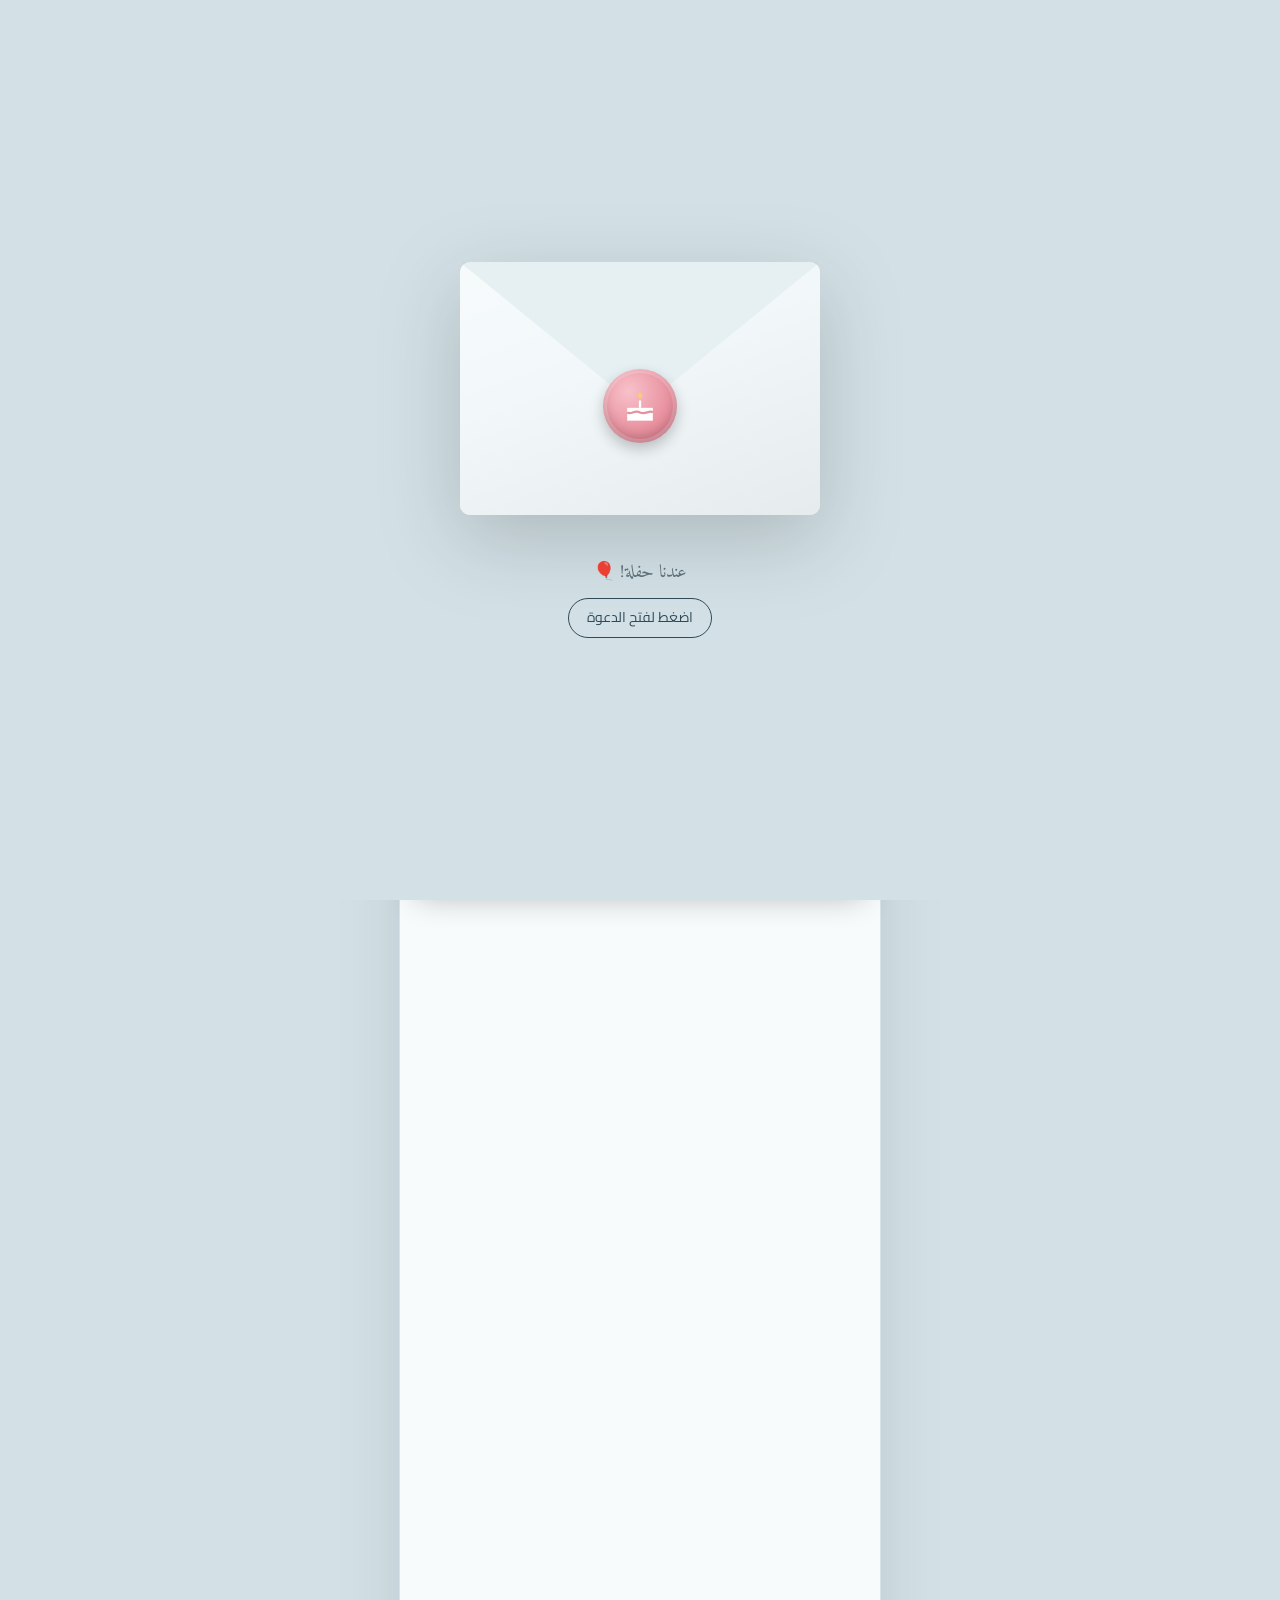
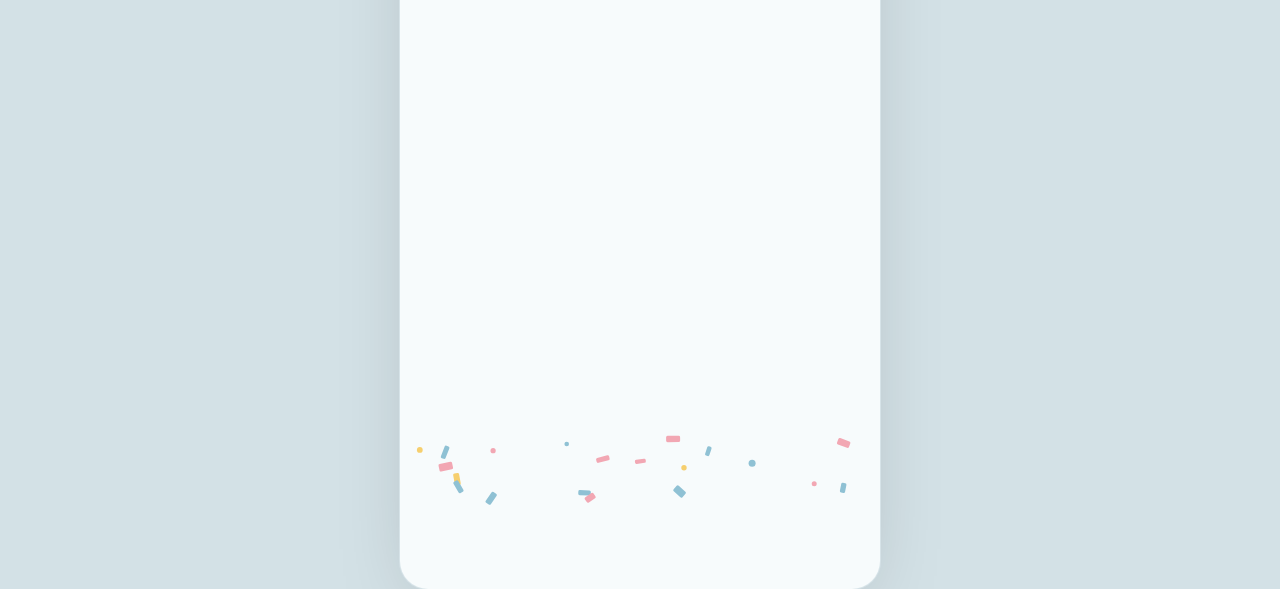
<file: designs/bday/index.html>
<!doctype html>
<html lang="ar" dir="rtl">
<head>
<meta charset="utf-8">
<meta name="viewport" content="width=device-width, initial-scale=1, viewport-fit=cover">
<title>دعوة عيد ميلاد — عيد ميلاد سعيد</title>
<meta name="description" content="دعوة إلكترونية من تفصيلة">
<meta name="theme-color" content="#dde7eb">
<link rel="icon" href="../../favicon.ico">
<link rel="preconnect" href="https://fonts.googleapis.com">
<link rel="preconnect" href="https://fonts.gstatic.com" crossorigin>
<link rel="stylesheet" href="https://fonts.googleapis.com/css2?family=Amiri:wght@400;700&family=Reem+Kufi:wght@500;700&family=Cairo:wght@400;600;700&display=swap">
<link rel="stylesheet" href="../assets/invite.css">
<style>
:root{--bg:#d3e1e6;--paper:#f7fbfc;--ink:#26363f;--mut:#5f747e;--acc:#e8909e;--acc2:#2f4b5a;--line:#d6e3e8;--tile:#eef5f7;
--seal:radial-gradient(circle at 35% 30%,#f8c1ca,#e8909e 60%,#cf6f80);--env:#f2f8fa;--env-flap:#e6f0f3;--env-side:rgba(47,75,90,.07);
--display:"Reem Kufi","Cairo",sans-serif;--names:clamp(56px,18vw,84px);--on-acc:#fff}
.hero{padding-top:150px}
.badge{background:#f6cf6e;color:#2f4b5a;box-shadow:0 0 0 6px #fff,0 0 0 8px #f6cf6e}
.names{color:#2f4b5a}
.bl{animation:fl 5s ease-in-out infinite;transform-box:fill-box}
@keyframes fl{50%{translate:0 -8px}}
</style>
</head>
<body>
<!-- ===== Edit this block for each customer (set demo:false) ===== -->
<script src="invite-data.js"></script>
<!-- ===== Design artwork ===== -->
<template id="t-top"><svg viewBox="0 0 480 200" aria-hidden="true"><rect x="85.9" y="99.0" width="7.2" height="13.0" rx="1.5" fill="#8fc1d4" transform="rotate(86.2 85.9 99.0)"/><rect x="245.7" y="74.7" width="7.7" height="11.1" rx="1.5" fill="#f6cf6e" transform="rotate(141.9 245.7 74.7)"/><rect x="76.7" y="107.2" width="8.0" height="12.9" rx="1.5" fill="#f6cf6e" transform="rotate(124.9 76.7 107.2)"/><circle cx="197.1" cy="66.3" r="3.0" fill="#8fc1d4"/><circle cx="441.4" cy="11.1" r="2.7" fill="#f2a7b3"/><circle cx="263.9" cy="53.3" r="2.8" fill="#2f4b5a"/><circle cx="387.3" cy="17.9" r="3.4" fill="#f6cf6e"/><rect x="357.2" y="108.7" width="7.3" height="10.0" rx="1.5" fill="#f2a7b3" transform="rotate(22.0 357.2 108.7)"/><circle cx="434.7" cy="125.2" r="2.8" fill="#2f4b5a"/><rect x="156.3" y="71.9" width="6.9" height="14.0" rx="1.5" fill="#8fc1d4" transform="rotate(4.8 156.3 71.9)"/><rect x="238.2" y="72.9" width="7.9" height="9.6" rx="1.5" fill="#f6cf6e" transform="rotate(102.9 238.2 72.9)"/><rect x="318.1" y="90.7" width="5.2" height="9.5" rx="1.5" fill="#8fc1d4" transform="rotate(62.4 318.1 90.7)"/><circle cx="40.2" cy="115.4" r="3.1" fill="#2f4b5a"/><rect x="423.4" y="134.5" width="7.0" height="9.1" rx="1.5" fill="#2f4b5a" transform="rotate(165.2 423.4 134.5)"/><rect x="169.4" y="74.8" width="6.2" height="11.2" rx="1.5" fill="#f6cf6e" transform="rotate(168.5 169.4 74.8)"/><rect x="197.4" y="105.9" width="5.0" height="10.4" rx="1.5" fill="#f2a7b3" transform="rotate(150.7 197.4 105.9)"/><circle cx="203.0" cy="30.5" r="2.2" fill="#f2a7b3"/><circle cx="79.6" cy="104.2" r="2.8" fill="#f2a7b3"/><rect x="345.2" y="11.7" width="4.6" height="10.8" rx="1.5" fill="#f6cf6e" transform="rotate(161.9 345.2 11.7)"/><rect x="365.5" y="71.9" width="5.1" height="12.8" rx="1.5" fill="#2f4b5a" transform="rotate(55.4 365.5 71.9)"/><rect x="14.7" y="98.5" width="5.0" height="13.8" rx="1.5" fill="#f2a7b3" transform="rotate(47.6 14.7 98.5)"/><rect x="203.7" y="98.2" width="4.4" height="9.1" rx="1.5" fill="#f6cf6e" transform="rotate(24.0 203.7 98.2)"/><rect x="215.6" y="26.6" width="6.2" height="10.6" rx="1.5" fill="#f2a7b3" transform="rotate(118.0 215.6 26.6)"/><circle cx="237.2" cy="37.0" r="2.3" fill="#f6cf6e"/><rect x="352.3" y="107.9" width="5.9" height="9.3" rx="1.5" fill="#f2a7b3" transform="rotate(142.3 352.3 107.9)"/><circle cx="361.4" cy="31.1" r="2.5" fill="#f6cf6e"/><g class="bl" style="animation-delay:0s" transform="translate(64 64) scale(1)"><path d="M0 46c-6 20 8 30 0 52" fill="none" stroke="#8aa3ae" stroke-width="1.2"/><ellipse cx="0" cy="0" rx="26" ry="32" fill="#f2a7b3"/><path d="M-4 31h8l-4 8z" fill="#f2a7b3"/><ellipse cx="-9" cy="-12" rx="6" ry="10" fill="#fff" opacity=".35" transform="rotate(-20 -9 -12)"/></g><g class="bl" style="animation-delay:0.8s" transform="translate(112 44) scale(0.9)"><path d="M0 46c-6 20 8 30 0 52" fill="none" stroke="#8aa3ae" stroke-width="1.2"/><ellipse cx="0" cy="0" rx="26" ry="32" fill="#f6cf6e"/><path d="M-4 31h8l-4 8z" fill="#f6cf6e"/><ellipse cx="-9" cy="-12" rx="6" ry="10" fill="#fff" opacity=".35" transform="rotate(-20 -9 -12)"/></g><g class="bl" style="animation-delay:1.6s" transform="translate(150 82) scale(0.8)"><path d="M0 46c-6 20 8 30 0 52" fill="none" stroke="#8aa3ae" stroke-width="1.2"/><ellipse cx="0" cy="0" rx="26" ry="32" fill="#8fc1d4"/><path d="M-4 31h8l-4 8z" fill="#8fc1d4"/><ellipse cx="-9" cy="-12" rx="6" ry="10" fill="#fff" opacity=".35" transform="rotate(-20 -9 -12)"/></g><g class="bl" style="animation-delay:0.4s" transform="translate(416 64) scale(1)"><path d="M0 46c-6 20 8 30 0 52" fill="none" stroke="#8aa3ae" stroke-width="1.2"/><ellipse cx="0" cy="0" rx="26" ry="32" fill="#8fc1d4"/><path d="M-4 31h8l-4 8z" fill="#8fc1d4"/><ellipse cx="-9" cy="-12" rx="6" ry="10" fill="#fff" opacity=".35" transform="rotate(-20 -9 -12)"/></g><g class="bl" style="animation-delay:1.2s" transform="translate(368 44) scale(0.9)"><path d="M0 46c-6 20 8 30 0 52" fill="none" stroke="#8aa3ae" stroke-width="1.2"/><ellipse cx="0" cy="0" rx="26" ry="32" fill="#f2a7b3"/><path d="M-4 31h8l-4 8z" fill="#f2a7b3"/><ellipse cx="-9" cy="-12" rx="6" ry="10" fill="#fff" opacity=".35" transform="rotate(-20 -9 -12)"/></g><g class="bl" style="animation-delay:2s" transform="translate(330 84) scale(0.8)"><path d="M0 46c-6 20 8 30 0 52" fill="none" stroke="#8aa3ae" stroke-width="1.2"/><ellipse cx="0" cy="0" rx="26" ry="32" fill="#f6cf6e"/><path d="M-4 31h8l-4 8z" fill="#f6cf6e"/><ellipse cx="-9" cy="-12" rx="6" ry="10" fill="#fff" opacity=".35" transform="rotate(-20 -9 -12)"/></g></svg></template>
<template id="t-bottom"><svg viewBox="0 0 480 80" aria-hidden="true"><rect x="450.8" y="17.0" width="6.8" height="12.7" rx="1.5" fill="#f2a7b3" transform="rotate(110.4 450.8 17.0)"/><circle cx="414.2" cy="58.7" r="2.5" fill="#f2a7b3"/><rect x="286.5" y="67.7" width="7.5" height="11.9" rx="1.5" fill="#8fc1d4" transform="rotate(132.0 286.5 67.7)"/><circle cx="19.8" cy="24.9" r="2.9" fill="#f6cf6e"/><rect x="441.5" y="57.5" width="5.3" height="9.9" rx="1.5" fill="#8fc1d4" transform="rotate(11.0 441.5 57.5)"/><rect x="190.9" y="65.6" width="5.1" height="12.5" rx="1.5" fill="#8fc1d4" transform="rotate(92.8 190.9 65.6)"/><rect x="208.7" y="29.9" width="5.1" height="13.4" rx="1.5" fill="#f2a7b3" transform="rotate(75.5 208.7 29.9)"/><rect x="192.7" y="67.2" width="6.3" height="10.5" rx="1.5" fill="#f2a7b3" transform="rotate(55.3 192.7 67.2)"/><circle cx="284.0" cy="42.8" r="2.7" fill="#f6cf6e"/><rect x="51.7" y="36.4" width="7.7" height="13.8" rx="1.5" fill="#f2a7b3" transform="rotate(77.7 51.7 36.4)"/><rect x="245.5" y="33.6" width="4.1" height="10.9" rx="1.5" fill="#f2a7b3" transform="rotate(82.6 245.5 33.6)"/><rect x="92.3" y="66.2" width="6.1" height="13.0" rx="1.5" fill="#8fc1d4" transform="rotate(34.4 92.3 66.2)"/><rect x="307.7" y="20.9" width="4.5" height="9.7" rx="1.5" fill="#8fc1d4" transform="rotate(18.2 307.7 20.9)"/><rect x="280.1" y="10.8" width="6.3" height="14.0" rx="1.5" fill="#f2a7b3" transform="rotate(89.7 280.1 10.8)"/><circle cx="352.1" cy="38.3" r="3.5" fill="#8fc1d4"/><rect x="61.0" y="59.7" width="6.0" height="12.2" rx="1.5" fill="#f6cf6e" transform="rotate(169.7 61.0 59.7)"/><circle cx="166.7" cy="19.0" r="2.3" fill="#8fc1d4"/><rect x="45.2" y="20.2" width="5.0" height="13.3" rx="1.5" fill="#8fc1d4" transform="rotate(21.3 45.2 20.2)"/><circle cx="93.1" cy="25.7" r="2.6" fill="#f2a7b3"/><rect x="64.1" y="66.1" width="5.5" height="13.2" rx="1.5" fill="#8fc1d4" transform="rotate(150.1 64.1 66.1)"/></svg></template>
<template id="t-seal"><svg viewBox="0 0 48 48"><path d="M10 40h28V26H10z" fill="#fff"/><path d="M10 31c4 3 8-3 14 0s10-3 14 0" fill="none" stroke="#e8909e" stroke-width="2.5"/><path d="M24 26v-8" stroke="#fff" stroke-width="2.5"/><path d="M24 9c3 3 3 6 0 7-3-1-3-4 0-7z" fill="#f6cf6e"/></svg></template>
<template id="t-div"><svg viewBox="0 0 24 24"><ellipse cx="12" cy="10" rx="6" ry="7.5" fill="#f2a7b3"/><path d="M12 18c-1 2 1 3 0 5" stroke="#8aa3ae" fill="none"/></svg></template>
<script src="../assets/invite.js"></script>
</body>
</html>
</file>
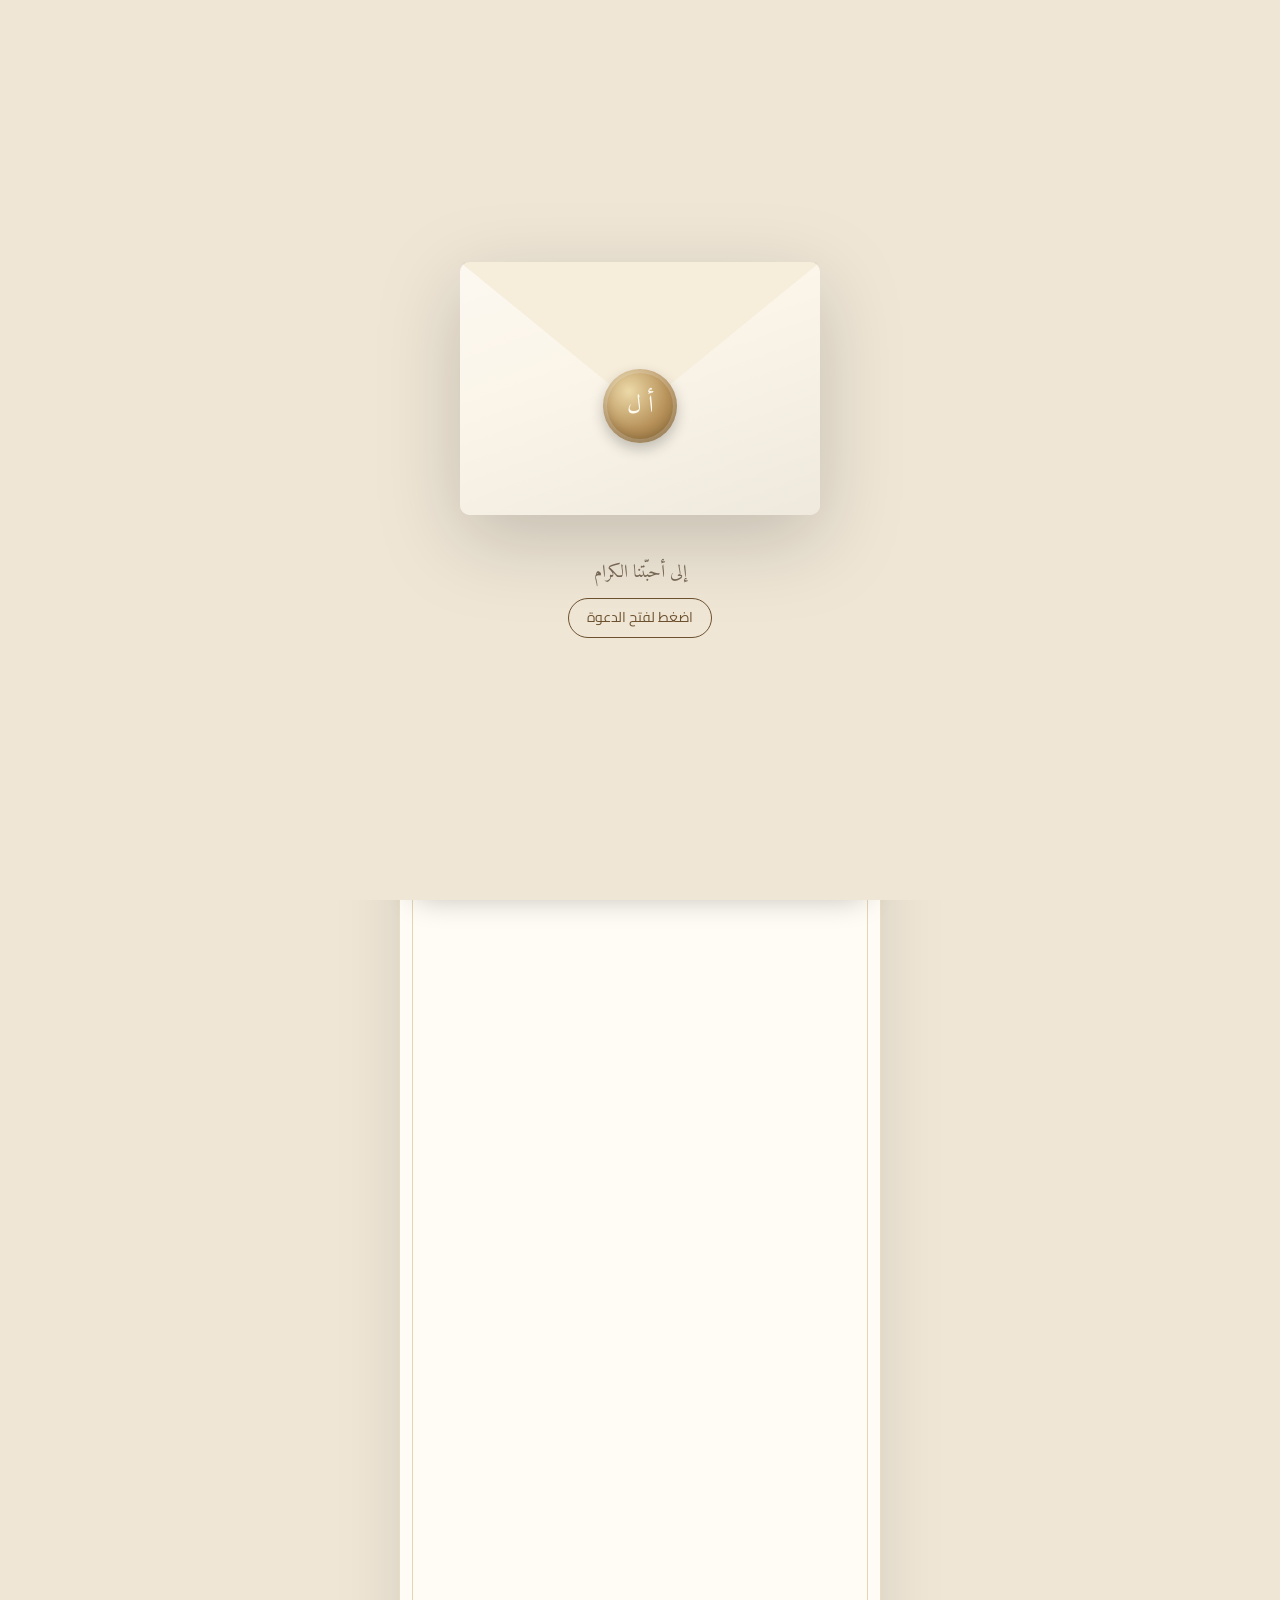
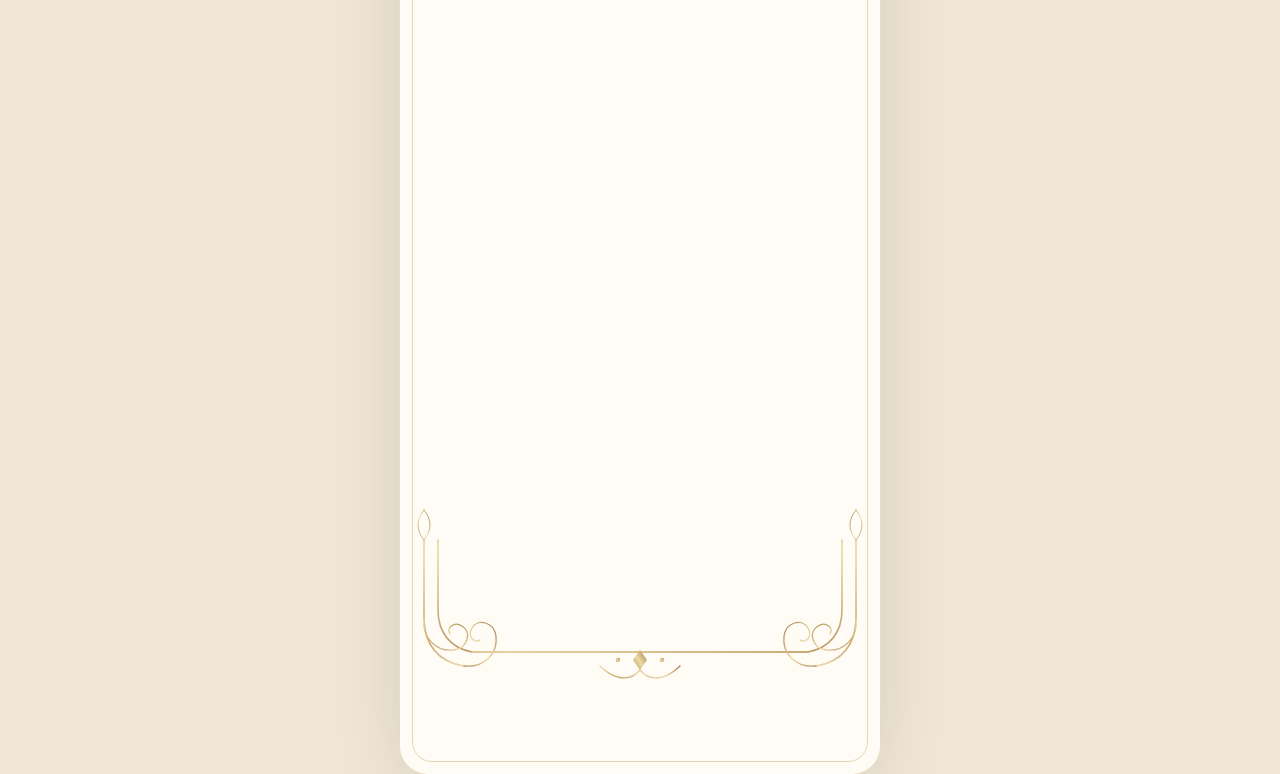
<file: designs/gold/index.html>
<!doctype html>
<html lang="ar" dir="rtl">
<head>
<meta charset="utf-8">
<meta name="viewport" content="width=device-width, initial-scale=1, viewport-fit=cover">
<title>دعوة زفاف — ذهب كلاسيك</title>
<meta name="description" content="دعوة إلكترونية من تفصيلة">
<meta name="theme-color" content="#f3ead9">
<link rel="icon" href="../../favicon.ico">
<link rel="preconnect" href="https://fonts.googleapis.com">
<link rel="preconnect" href="https://fonts.gstatic.com" crossorigin>
<link rel="stylesheet" href="https://fonts.googleapis.com/css2?family=Amiri:wght@400;700&family=Aref+Ruqaa:wght@400;700&family=Cairo:wght@400;600;700&display=swap">
<link rel="stylesheet" href="../assets/invite.css">
<style>
:root{--bg:#efe6d6;--paper:#fffcf5;--ink:#3b2f22;--mut:#7a6a57;--acc:#b8925a;--acc2:#6e5230;--line:#eadcc2;--tile:#faf4e8;
--seal:radial-gradient(circle at 35% 30%,#ecd9a8,#b8925a 55%,#8d6a35);--seal-ink:#fffaf0;--env:#fbf5e9;--env-flap:#f6eddb;--env-side:rgba(184,146,90,.09);--btn:#8d6a35}
.inv{background:linear-gradient(#fffcf5,#fffcf5) padding-box;}
.inv::before{content:"";position:absolute;inset:12px;border:1px solid #e6d5b4;border-radius:20px;pointer-events:none}
.names{background:linear-gradient(100deg,#8d6a35,#c9a66b 45%,#8d6a35);-webkit-background-clip:text;background-clip:text;color:transparent}
.hero{padding-top:92px}
.decor-bottom svg{transform:scaleY(-1)}
</style>
</head>
<body>
<!-- ===== Edit this block for each customer (set demo:false) ===== -->
<script src="invite-data.js"></script>
<!-- ===== Design artwork ===== -->
<template id="t-top"><svg viewBox="0 0 480 190" aria-hidden="true"><defs><linearGradient id="gg1" x1="0" x2="1" y1="0" y2="1"><stop offset="0" stop-color="#b8925a"/><stop offset=".45" stop-color="#ecd9a8"/><stop offset="1" stop-color="#a47d43"/></linearGradient></defs><g fill="none" stroke="url(#gg1)" stroke-width="1.6" stroke-linecap="round"><path d="M24 150V72c0-26 14-44 40-48"/><path d="M64 24h352"/><path d="M38 150V80c0-22 12-38 34-42h336"/><path d="M24 72c-2-20 12-34 30-32 14 2 18 18 8 24-8 5-16-2-12-8" stroke-width="1.3"/><path d="M64 24c20-2 34 12 32 30-2 14-18 18-24 8-5-8 2-16 8-12" stroke-width="1.3"/><path d="M24 150c8 10 8 20 0 30M24 150c-8 10-8 20 0 30" stroke-width="1"/><g transform="matrix(-1 0 0 1 480 0)"><path d="M24 150V72c0-26 14-44 40-48"/><path d="M64 24h352"/><path d="M38 150V80c0-22 12-38 34-42h336"/><path d="M24 72c-2-20 12-34 30-32 14 2 18 18 8 24-8 5-16-2-12-8" stroke-width="1.3"/><path d="M64 24c20-2 34 12 32 30-2 14-18 18-24 8-5-8 2-16 8-12" stroke-width="1.3"/><path d="M24 150c8 10 8 20 0 30M24 150c-8 10-8 20 0 30" stroke-width="1"/></g><path d="M200 24c14-14 30-16 40-4 10-12 26-10 40 4" stroke-width="1.3"/><path d="M240 20l7 10-7 10-7-10z" fill="url(#gg1)" stroke="none"/><circle cx="218" cy="30" r="2.2" fill="url(#gg1)" stroke="none"/><circle cx="262" cy="30" r="2.2" fill="url(#gg1)" stroke="none"/></g></svg></template>
<template id="t-bottom"><svg viewBox="0 0 480 190" aria-hidden="true"><defs><linearGradient id="gg2" x1="0" x2="1" y1="0" y2="1"><stop offset="0" stop-color="#b8925a"/><stop offset=".45" stop-color="#ecd9a8"/><stop offset="1" stop-color="#a47d43"/></linearGradient></defs><g fill="none" stroke="url(#gg2)" stroke-width="1.6" stroke-linecap="round"><path d="M24 150V72c0-26 14-44 40-48"/><path d="M64 24h352"/><path d="M38 150V80c0-22 12-38 34-42h336"/><path d="M24 72c-2-20 12-34 30-32 14 2 18 18 8 24-8 5-16-2-12-8" stroke-width="1.3"/><path d="M64 24c20-2 34 12 32 30-2 14-18 18-24 8-5-8 2-16 8-12" stroke-width="1.3"/><path d="M24 150c8 10 8 20 0 30M24 150c-8 10-8 20 0 30" stroke-width="1"/><g transform="matrix(-1 0 0 1 480 0)"><path d="M24 150V72c0-26 14-44 40-48"/><path d="M64 24h352"/><path d="M38 150V80c0-22 12-38 34-42h336"/><path d="M24 72c-2-20 12-34 30-32 14 2 18 18 8 24-8 5-16-2-12-8" stroke-width="1.3"/><path d="M64 24c20-2 34 12 32 30-2 14-18 18-24 8-5-8 2-16 8-12" stroke-width="1.3"/><path d="M24 150c8 10 8 20 0 30M24 150c-8 10-8 20 0 30" stroke-width="1"/></g><path d="M200 24c14-14 30-16 40-4 10-12 26-10 40 4" stroke-width="1.3"/><path d="M240 20l7 10-7 10-7-10z" fill="url(#gg2)" stroke="none"/><circle cx="218" cy="30" r="2.2" fill="url(#gg2)" stroke="none"/><circle cx="262" cy="30" r="2.2" fill="url(#gg2)" stroke="none"/></g></svg></template>
<script src="../assets/invite.js"></script>
</body>
</html>
</file>
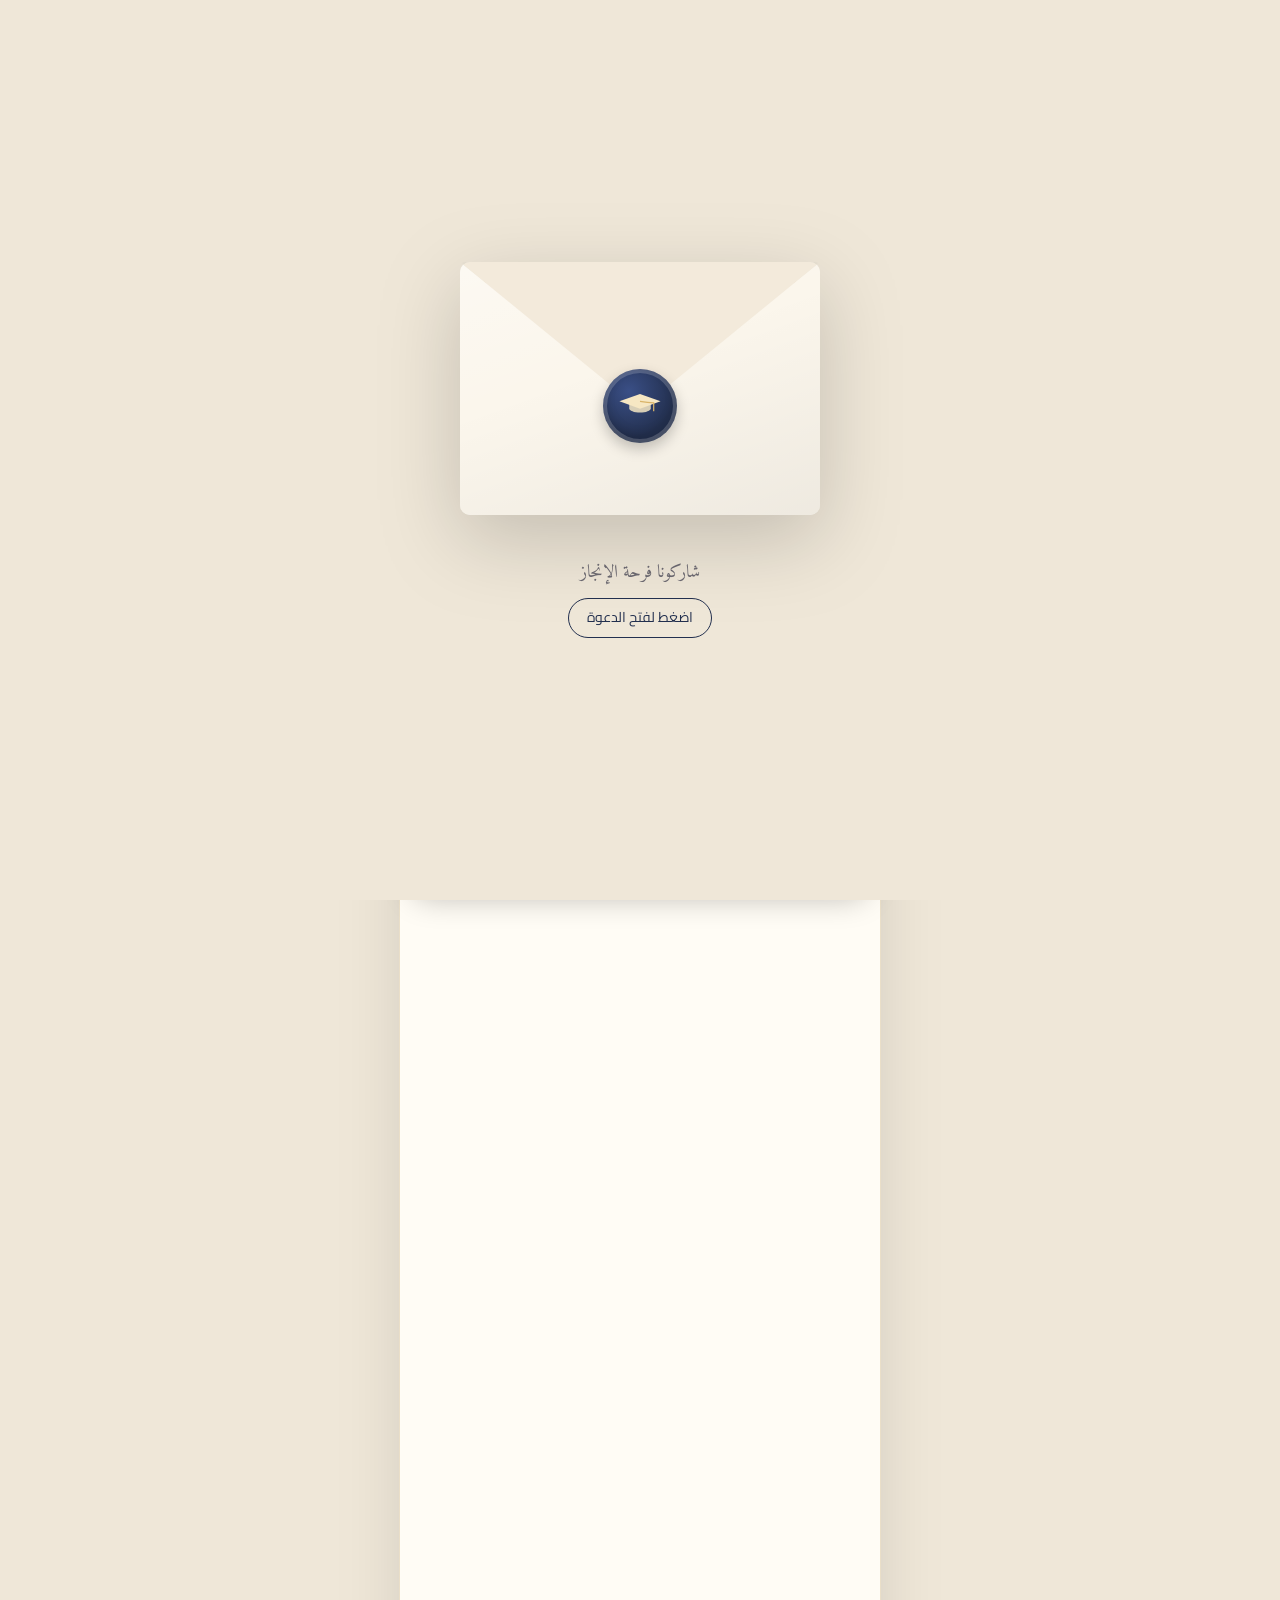
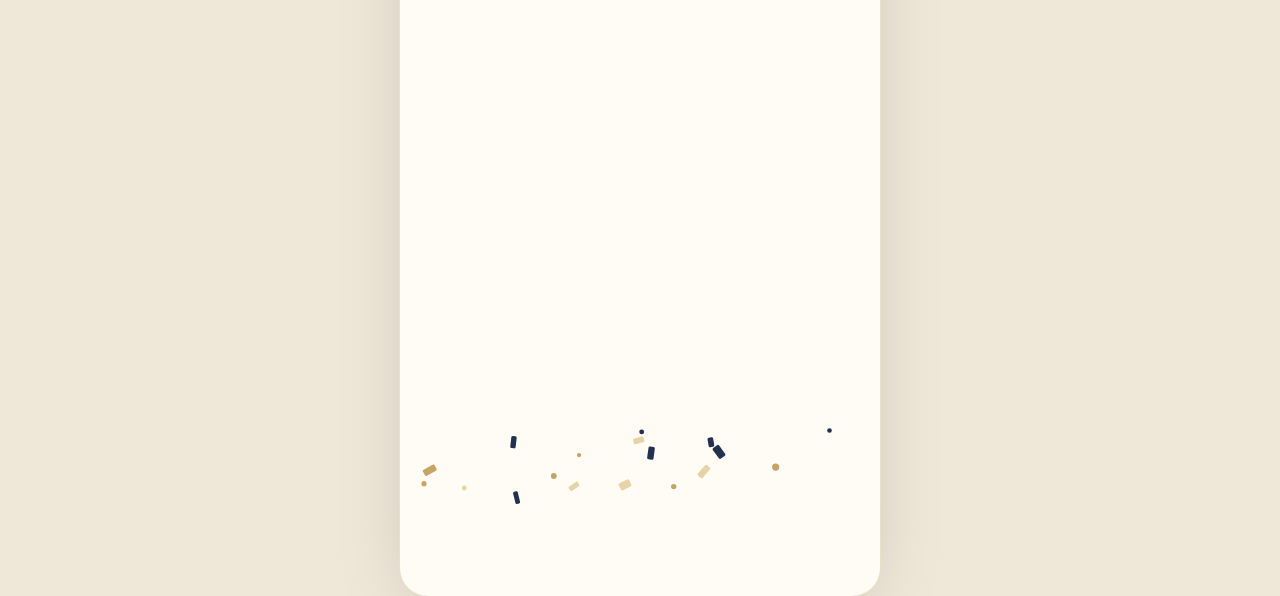
<file: designs/grad/index.html>
<!doctype html>
<html lang="ar" dir="rtl">
<head>
<meta charset="utf-8">
<meta name="viewport" content="width=device-width, initial-scale=1, viewport-fit=cover">
<title>دعوة تخرج — مبروك التخرج</title>
<meta name="description" content="دعوة إلكترونية من تفصيلة">
<meta name="theme-color" content="#f7f1e8">
<link rel="icon" href="../../favicon.ico">
<link rel="preconnect" href="https://fonts.googleapis.com">
<link rel="preconnect" href="https://fonts.gstatic.com" crossorigin>
<link rel="stylesheet" href="https://fonts.googleapis.com/css2?family=Amiri:wght@400;700&family=Reem+Kufi:wght@500;700&family=Cairo:wght@400;600;700&display=swap">
<link rel="stylesheet" href="../assets/invite.css">
<style>
:root{--bg:#efe7d8;--paper:#fffcf5;--ink:#22283a;--mut:#6d6a72;--acc:#c8a464;--acc2:#23304f;--line:#eadfc8;--tile:#f8f2e6;
--seal:radial-gradient(circle at 35% 30%,#3a4f86,#23304f 65%);--env:#fbf6ec;--env-flap:#f3eadb;--env-side:rgba(35,48,79,.07);--display:"Reem Kufi","Cairo",sans-serif;--names:clamp(46px,14vw,64px)}
.hero{padding-top:178px}
.names{font-weight:700}
.sub{display:inline-block;background:#23304f;color:#f6e7c3;border-radius:99px;padding:4px 16px;font-size:14px}
.decor-top .cap{animation:bob 4s ease-in-out infinite;transform-origin:240px 92px}
@keyframes bob{50%{transform:translateY(-6px) rotate(-2deg)}}
</style>
</head>
<body>
<!-- ===== Edit this block for each customer (set demo:false) ===== -->
<script src="invite-data.js"></script>
<!-- ===== Design artwork ===== -->
<template id="t-top"><svg viewBox="0 0 480 190" aria-hidden="true"><circle cx="218.1" cy="105.4" r="2.3" fill="#9fb0d6"/><rect x="379.8" y="90.8" width="4.4" height="13.0" rx="1.5" fill="#23304f" transform="rotate(16.9 379.8 90.8)"/><circle cx="329.0" cy="15.3" r="3.0" fill="#9fb0d6"/><rect x="82.4" y="10.6" width="5.0" height="9.2" rx="1.5" fill="#c8a464" transform="rotate(10.7 82.4 10.6)"/><circle cx="223.4" cy="84.7" r="2.8" fill="#23304f"/><rect x="314.7" y="87.6" width="7.7" height="9.4" rx="1.5" fill="#e6d3a8" transform="rotate(73.2 314.7 87.6)"/><rect x="126.8" y="139.9" width="4.4" height="9.5" rx="1.5" fill="#e6d3a8" transform="rotate(5.4 126.8 139.9)"/><rect x="143.8" y="19.6" width="4.8" height="13.6" rx="1.5" fill="#c8a464" transform="rotate(152.5 143.8 19.6)"/><rect x="226.2" y="178.6" width="4.8" height="12.4" rx="1.5" fill="#9fb0d6" transform="rotate(75.6 226.2 178.6)"/><circle cx="165.0" cy="62.2" r="2.2" fill="#c8a464"/><rect x="123.3" y="25.6" width="6.7" height="9.9" rx="1.5" fill="#c8a464" transform="rotate(83.7 123.3 25.6)"/><rect x="244.1" y="179.4" width="5.6" height="14.0" rx="1.5" fill="#23304f" transform="rotate(75.5 244.1 179.4)"/><rect x="10.2" y="158.4" width="4.7" height="14.0" rx="1.5" fill="#e6d3a8" transform="rotate(179.6 10.2 158.4)"/><rect x="286.9" y="108.4" width="5.0" height="12.9" rx="1.5" fill="#c8a464" transform="rotate(178.1 286.9 108.4)"/><rect x="161.3" y="59.6" width="6.5" height="9.1" rx="1.5" fill="#c8a464" transform="rotate(13.4 161.3 59.6)"/><rect x="179.6" y="116.3" width="6.3" height="13.3" rx="1.5" fill="#23304f" transform="rotate(172.6 179.6 116.3)"/><rect x="94.1" y="34.8" width="4.8" height="12.7" rx="1.5" fill="#23304f" transform="rotate(147.2 94.1 34.8)"/><circle cx="442.6" cy="42.2" r="2.7" fill="#9fb0d6"/><circle cx="57.8" cy="14.7" r="2.4" fill="#e6d3a8"/><circle cx="388.9" cy="111.8" r="3.6" fill="#e6d3a8"/><circle cx="68.1" cy="91.4" r="2.3" fill="#c8a464"/><rect x="17.6" y="54.8" width="5.1" height="11.7" rx="1.5" fill="#9fb0d6" transform="rotate(44.8 17.6 54.8)"/><circle cx="457.6" cy="24.0" r="3.1" fill="#23304f"/><circle cx="328.0" cy="109.7" r="2.8" fill="#23304f"/><circle cx="174.4" cy="62.3" r="2.8" fill="#c8a464"/><rect x="346.0" y="63.5" width="6.9" height="13.5" rx="1.5" fill="#c8a464" transform="rotate(13.5 346.0 63.5)"/><circle cx="349.1" cy="130.4" r="3.4" fill="#e6d3a8"/><rect x="410.7" y="80.6" width="6.5" height="10.9" rx="1.5" fill="#c8a464" transform="rotate(155.4 410.7 80.6)"/><rect x="278.0" y="113.9" width="5.0" height="11.1" rx="1.5" fill="#c8a464" transform="rotate(16.3 278.0 113.9)"/><circle cx="161.9" cy="170.6" r="2.1" fill="#9fb0d6"/><rect x="355.1" y="13.2" width="6.8" height="11.5" rx="1.5" fill="#c8a464" transform="rotate(86.6 355.1 13.2)"/><rect x="292.7" y="168.2" width="4.6" height="12.1" rx="1.5" fill="#e6d3a8" transform="rotate(161.4 292.7 168.2)"/><rect x="248.5" y="139.2" width="7.6" height="10.6" rx="1.5" fill="#e6d3a8" transform="rotate(118.8 248.5 139.2)"/><circle cx="316.3" cy="42.5" r="2.3" fill="#9fb0d6"/><g class="cap"><g transform="translate(240 92)"><path d="M-44 6v22c0 10 20 18 44 18s44-8 44-18V6" fill="#2a3a5f"/><path d="M0-30 84 0 0 30-84 0z" fill="#23304f"/><path d="M0-30 84 0 0 6-84 0z" fill="#2f4170" opacity=".9"/><circle cx="0" cy="0" r="4" fill="#d9b46a"/><path d="M0 0c22 4 44 6 56 6v34" fill="none" stroke="#d9b46a" stroke-width="2.4"/><path d="M50 40h12l-2 22h-8z" fill="#d9b46a"/><path d="M52 62l-2 8M56 62v9M60 62l2 8" stroke="#d9b46a" stroke-width="1.6"/></g></g></svg></template>
<template id="t-bottom"><svg viewBox="0 0 480 90" aria-hidden="true"><rect x="228.3" y="56.7" width="8.0" height="11.4" rx="1.5" fill="#e6d3a8" transform="rotate(63.0 228.3 56.7)"/><rect x="306.0" y="42.1" width="6.5" height="13.9" rx="1.5" fill="#e6d3a8" transform="rotate(41.0 306.0 42.1)"/><circle cx="179.1" cy="33.1" r="2.1" fill="#c8a464"/><rect x="326.0" y="32.9" width="7.7" height="13.1" rx="1.5" fill="#23304f" transform="rotate(143.6 326.0 32.9)"/><rect x="314.5" y="24.5" width="5.7" height="9.7" rx="1.5" fill="#23304f" transform="rotate(170.4 314.5 24.5)"/><circle cx="153.8" cy="54.0" r="2.9" fill="#c8a464"/><rect x="243.3" y="14.2" width="5.9" height="10.9" rx="1.5" fill="#e6d3a8" transform="rotate(75.4 243.3 14.2)"/><circle cx="24.0" cy="61.7" r="2.6" fill="#c8a464"/><rect x="177.0" y="59.1" width="5.3" height="10.9" rx="1.5" fill="#e6d3a8" transform="rotate(55.8 177.0 59.1)"/><circle cx="273.7" cy="64.6" r="2.7" fill="#c8a464"/><rect x="248.7" y="24.4" width="6.4" height="12.8" rx="1.5" fill="#23304f" transform="rotate(7.8 248.7 24.4)"/><rect x="111.5" y="13.8" width="5.4" height="12.2" rx="1.5" fill="#23304f" transform="rotate(6.6 111.5 13.8)"/><rect x="33.9" y="42.0" width="6.8" height="13.3" rx="1.5" fill="#c8a464" transform="rotate(61.1 33.9 42.0)"/><rect x="120.4" y="81.2" width="4.8" height="12.7" rx="1.5" fill="#23304f" transform="rotate(166.4 120.4 81.2)"/><circle cx="429.5" cy="8.5" r="2.3" fill="#23304f"/><circle cx="375.7" cy="45.1" r="3.6" fill="#c8a464"/><circle cx="241.7" cy="9.8" r="2.4" fill="#23304f"/><circle cx="64.3" cy="66.0" r="2.4" fill="#e6d3a8"/></svg></template>
<template id="t-seal"><svg viewBox="-90 -36 180 110"><path d="M-44 6v22c0 10 20 18 44 18s44-8 44-18V6" fill="#f6e7c3" opacity=".85"/><path d="M0-30 84 0 0 30-84 0z" fill="#f6e7c3"/><path d="M0 0c22 4 44 6 56 6v34" fill="none" stroke="#d9b46a" stroke-width="5"/></svg></template>
<template id="t-div"><svg viewBox="0 0 24 24"><path d="M12 3l2.6 5.6 6 .7-4.5 4.1 1.2 6L12 16.6 6.7 19.4l1.2-6L3.4 9.3l6-.7z" fill="#c8a464"/></svg></template>
<script src="../assets/invite.js"></script>
</body>
</html>
</file>
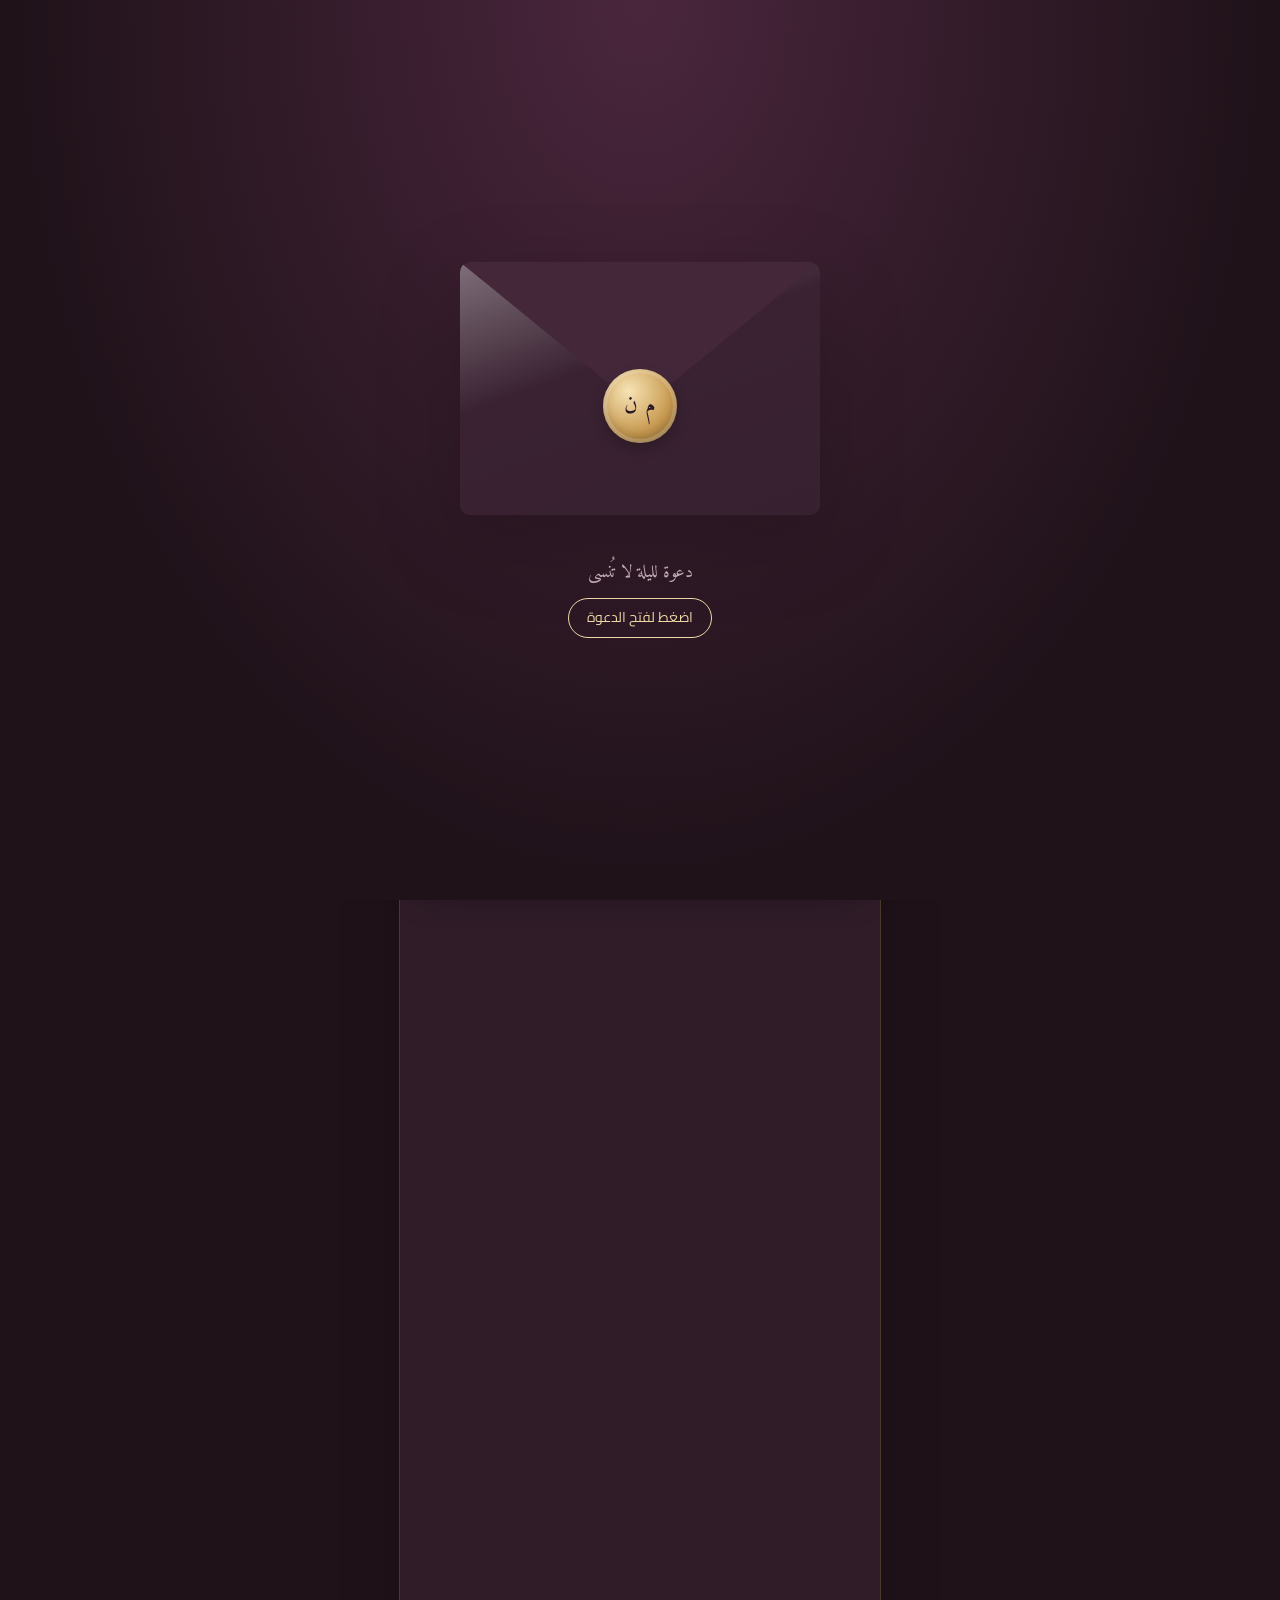
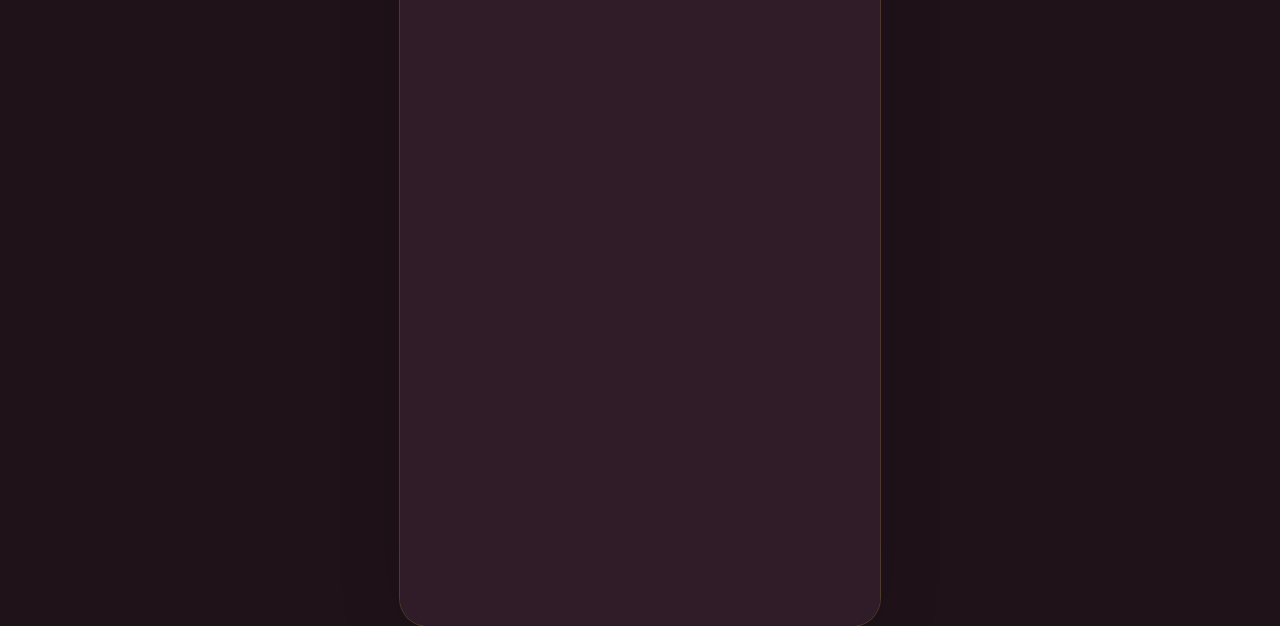
<file: designs/ishhar/index.html>
<!doctype html>
<html lang="ar" dir="rtl">
<head>
<meta charset="utf-8">
<meta name="viewport" content="width=device-width, initial-scale=1, viewport-fit=cover">
<title>دعوة إشهار — ليلة الإشهار</title>
<meta name="description" content="دعوة إلكترونية من تفصيلة">
<meta name="theme-color" content="#2b1a25">
<link rel="icon" href="../../favicon.ico">
<link rel="preconnect" href="https://fonts.googleapis.com">
<link rel="preconnect" href="https://fonts.gstatic.com" crossorigin>
<link rel="stylesheet" href="https://fonts.googleapis.com/css2?family=Amiri:wght@400;700&family=Aref+Ruqaa:wght@400;700&family=Cairo:wght@400;600;700&display=swap">
<link rel="stylesheet" href="../assets/invite.css">
<style>
:root{--bg:#1f1219;--paper:#2f1c28;--ink:#f6ece6;--mut:#c8b0ba;--acc:#d9b779;--acc2:#f0d9a6;--line:rgba(217,183,121,.25);--tile:rgba(255,255,255,.04);
--seal:radial-gradient(circle at 35% 30%,#f6e3b4,#c99b52 60%,#8a6327);--seal-ink:#2b1a25;--env:#3a2232;--env-flap:#442839;--env-side:rgba(0,0,0,.18);--cover-bg:radial-gradient(ellipse at top,#4a263d,#1f1219 70%);--cover-ink:#f0d9a6;
--btn:#d9b779;--btn-ink:#2b1a25;color-scheme:dark}
.inv{background:radial-gradient(ellipse 120% 60% at 50% 0,#4a263d,#2f1c28 60%)}
.hero{padding-top:150px}
.names{background:linear-gradient(100deg,#c99b52,#f6e3b4 45%,#c99b52);-webkit-background-clip:text;background-clip:text;color:transparent}
.btn.ghost{color:#f0d9a6}
.seg input:checked+span{background:#d9b779;color:#2b1a25;border-color:#d9b779}
.form input,.form select,.seg span{background:rgba(255,255,255,.06)}
.card .ic{background:rgba(0,0,0,.2)}
.stars circle{animation:tw 3.2s ease-in-out infinite}
@keyframes tw{50%{opacity:.15}}
.glow{animation:gl 2.4s ease-in-out infinite}@keyframes gl{50%{opacity:.55}}
.decor-bottom{height:40px}
</style>
</head>
<body>
<!-- ===== Edit this block for each customer (set demo:false) ===== -->
<script src="invite-data.js"></script>
<!-- ===== Design artwork ===== -->
<template id="t-top"><svg viewBox="0 0 480 250" aria-hidden="true"><defs><linearGradient id="ng" x1="0" x2="1"><stop offset="0" stop-color="#f6e3b4"/><stop offset="1" stop-color="#c99b52"/></linearGradient></defs><g class="stars"><circle cx="297.0" cy="172.2" r="0.8" fill="#f3dfae" opacity="0.9" style="animation-delay:3.1s"/><circle cx="123.6" cy="17.6" r="1.0" fill="#f3dfae" opacity="0.4" style="animation-delay:1.9s"/><circle cx="122.4" cy="127.8" r="1.0" fill="#f3dfae" opacity="0.4" style="animation-delay:0.9s"/><circle cx="137.7" cy="211.3" r="1.6" fill="#f3dfae" opacity="0.4" style="animation-delay:3.2s"/><circle cx="72.4" cy="144.3" r="1.0" fill="#f3dfae" opacity="0.4" style="animation-delay:3.9s"/><circle cx="10.5" cy="179.3" r="1.0" fill="#f3dfae" opacity="0.9" style="animation-delay:1.2s"/><circle cx="454.1" cy="126.8" r="1.0" fill="#f3dfae" opacity="0.5" style="animation-delay:3.9s"/><circle cx="99.4" cy="222.2" r="1.6" fill="#f3dfae" opacity="0.5" style="animation-delay:1.4s"/><circle cx="85.0" cy="38.6" r="0.8" fill="#f3dfae" opacity="0.5" style="animation-delay:3.3s"/><circle cx="280.0" cy="139.5" r="1.2" fill="#f3dfae" opacity="0.4" style="animation-delay:1.4s"/><circle cx="150.0" cy="162.0" r="1.0" fill="#f3dfae" opacity="0.6" style="animation-delay:2.8s"/><circle cx="34.4" cy="224.4" r="0.8" fill="#f3dfae" opacity="0.9" style="animation-delay:1.4s"/><circle cx="195.6" cy="129.0" r="1.6" fill="#f3dfae" opacity="0.6" style="animation-delay:2.3s"/><circle cx="12.2" cy="16.5" r="1.0" fill="#f3dfae" opacity="0.7" style="animation-delay:3.8s"/><circle cx="63.2" cy="61.1" r="1.6" fill="#f3dfae" opacity="0.6" style="animation-delay:1.4s"/><circle cx="251.5" cy="179.7" r="0.8" fill="#f3dfae" opacity="0.7" style="animation-delay:3.1s"/><circle cx="178.4" cy="72.3" r="1.6" fill="#f3dfae" opacity="0.9" style="animation-delay:0.4s"/><circle cx="166.1" cy="142.8" r="1.0" fill="#f3dfae" opacity="0.6" style="animation-delay:3.7s"/><circle cx="260.9" cy="76.0" r="1.2" fill="#f3dfae" opacity="0.5" style="animation-delay:3.2s"/><circle cx="298.8" cy="167.5" r="1.2" fill="#f3dfae" opacity="0.9" style="animation-delay:0.6s"/><circle cx="30.5" cy="227.0" r="1.6" fill="#f3dfae" opacity="0.4" style="animation-delay:3.0s"/><circle cx="167.5" cy="62.0" r="1.6" fill="#f3dfae" opacity="0.4" style="animation-delay:3.9s"/><circle cx="304.2" cy="185.6" r="1.2" fill="#f3dfae" opacity="0.9" style="animation-delay:0.5s"/><circle cx="347.5" cy="218.8" r="1.6" fill="#f3dfae" opacity="0.4" style="animation-delay:1.7s"/><circle cx="77.2" cy="195.2" r="1.2" fill="#f3dfae" opacity="0.4" style="animation-delay:3.7s"/><circle cx="295.9" cy="43.9" r="1.6" fill="#f3dfae" opacity="0.9" style="animation-delay:2.8s"/><circle cx="155.4" cy="67.4" r="1.6" fill="#f3dfae" opacity="0.6" style="animation-delay:0.6s"/><circle cx="182.9" cy="227.4" r="1.0" fill="#f3dfae" opacity="0.7" style="animation-delay:2.0s"/><circle cx="165.1" cy="26.0" r="1.2" fill="#f3dfae" opacity="0.7" style="animation-delay:2.2s"/><circle cx="241.3" cy="20.1" r="1.2" fill="#f3dfae" opacity="0.8" style="animation-delay:2.7s"/><circle cx="360.5" cy="87.4" r="1.2" fill="#f3dfae" opacity="0.9" style="animation-delay:1.1s"/><circle cx="463.2" cy="166.4" r="1.2" fill="#f3dfae" opacity="0.7" style="animation-delay:2.3s"/><circle cx="13.4" cy="128.5" r="1.2" fill="#f3dfae" opacity="0.5" style="animation-delay:1.1s"/><circle cx="142.0" cy="118.1" r="1.2" fill="#f3dfae" opacity="0.6" style="animation-delay:2.6s"/><circle cx="350.4" cy="191.5" r="1.2" fill="#f3dfae" opacity="0.9" style="animation-delay:0.7s"/><circle cx="410.3" cy="106.8" r="1.2" fill="#f3dfae" opacity="0.9" style="animation-delay:2.1s"/><circle cx="253.6" cy="43.2" r="1.2" fill="#f3dfae" opacity="0.9" style="animation-delay:1.9s"/><circle cx="328.8" cy="167.2" r="1.6" fill="#f3dfae" opacity="0.5" style="animation-delay:3.1s"/><circle cx="277.5" cy="155.1" r="1.6" fill="#f3dfae" opacity="0.5" style="animation-delay:2.2s"/><circle cx="410.3" cy="66.6" r="0.8" fill="#f3dfae" opacity="0.5" style="animation-delay:2.3s"/><circle cx="297.6" cy="46.5" r="1.0" fill="#f3dfae" opacity="0.7" style="animation-delay:0.2s"/><circle cx="226.8" cy="56.7" r="0.8" fill="#f3dfae" opacity="0.9" style="animation-delay:0.4s"/><circle cx="457.1" cy="114.1" r="0.8" fill="#f3dfae" opacity="0.6" style="animation-delay:1.4s"/><circle cx="315.4" cy="22.1" r="1.0" fill="#f3dfae" opacity="0.5" style="animation-delay:3.6s"/><circle cx="8.3" cy="96.8" r="1.2" fill="#f3dfae" opacity="0.9" style="animation-delay:3.5s"/><circle cx="327.6" cy="128.6" r="0.8" fill="#f3dfae" opacity="0.7" style="animation-delay:1.2s"/></g><path d="M402 40a30 30 0 1 0 26 44 24 24 0 1 1-26-44z" fill="url(#ng)" style="filter:drop-shadow(0 0 10px rgba(240,217,166,.55))"/><path d="M70 250V150c0-60 70-96 170-118 100 22 170 58 170 118v100" fill="none" stroke="#d9b779" stroke-width="1.4" opacity=".7"/><path d="M84 250V154c0-52 64-84 156-104 92 20 156 52 156 104v96" fill="none" stroke="#d9b779" stroke-width=".7" opacity=".5"/><g transform="translate(46 0) scale(1)"><path d="M0 0V40" stroke="#d9b779" stroke-width="1"/><g transform="translate(0 40)"><path d="M-6 0h12l-2 6h-8z" fill="#d9b779"/><path d="M-11 6h22l-4 30h-14z" fill="#f0d9a6" opacity=".25" stroke="#d9b779" stroke-width="1.2"/><path d="M-3 12h6v18h-6z" fill="#ffe7a8" class="glow"/><path d="M-7 36h14l-4 6h-6z" fill="#d9b779"/><circle cy="46" r="2" fill="#d9b779"/></g></g><g transform="translate(78 0) scale(0.8)"><path d="M0 0V70" stroke="#d9b779" stroke-width="1"/><g transform="translate(0 70)"><path d="M-6 0h12l-2 6h-8z" fill="#d9b779"/><path d="M-11 6h22l-4 30h-14z" fill="#f0d9a6" opacity=".25" stroke="#d9b779" stroke-width="1.2"/><path d="M-3 12h6v18h-6z" fill="#ffe7a8" class="glow"/><path d="M-7 36h14l-4 6h-6z" fill="#d9b779"/><circle cy="46" r="2" fill="#d9b779"/></g></g><g transform="translate(110 0) scale(0.7)"><path d="M0 0V24" stroke="#d9b779" stroke-width="1"/><g transform="translate(0 24)"><path d="M-6 0h12l-2 6h-8z" fill="#d9b779"/><path d="M-11 6h22l-4 30h-14z" fill="#f0d9a6" opacity=".25" stroke="#d9b779" stroke-width="1.2"/><path d="M-3 12h6v18h-6z" fill="#ffe7a8" class="glow"/><path d="M-7 36h14l-4 6h-6z" fill="#d9b779"/><circle cy="46" r="2" fill="#d9b779"/></g></g></svg></template>
<template id="t-div"><svg viewBox="0 0 24 24"><path d="M14 4a8 8 0 1 0 6 12 6.5 6.5 0 1 1-6-12z" fill="#d9b779"/></svg></template>
<script src="../assets/invite.js"></script>
</body>
</html>
</file>
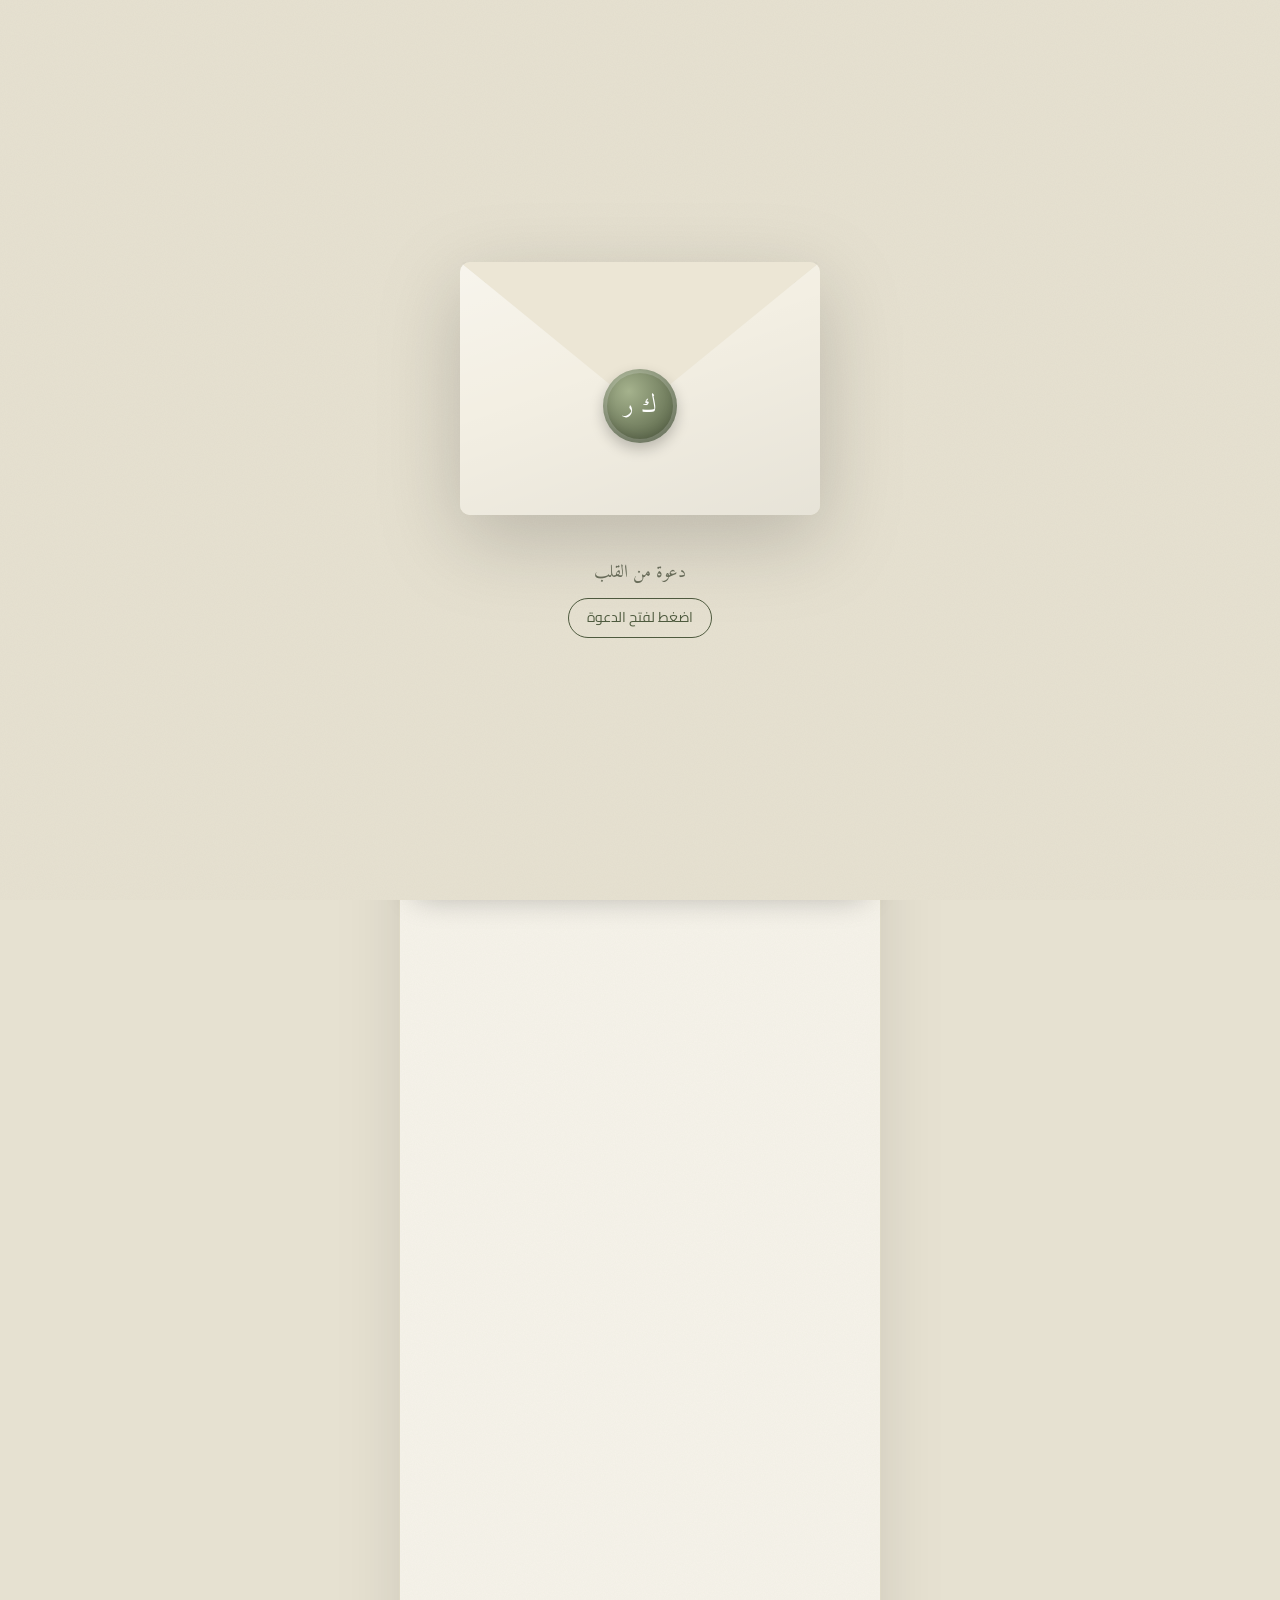
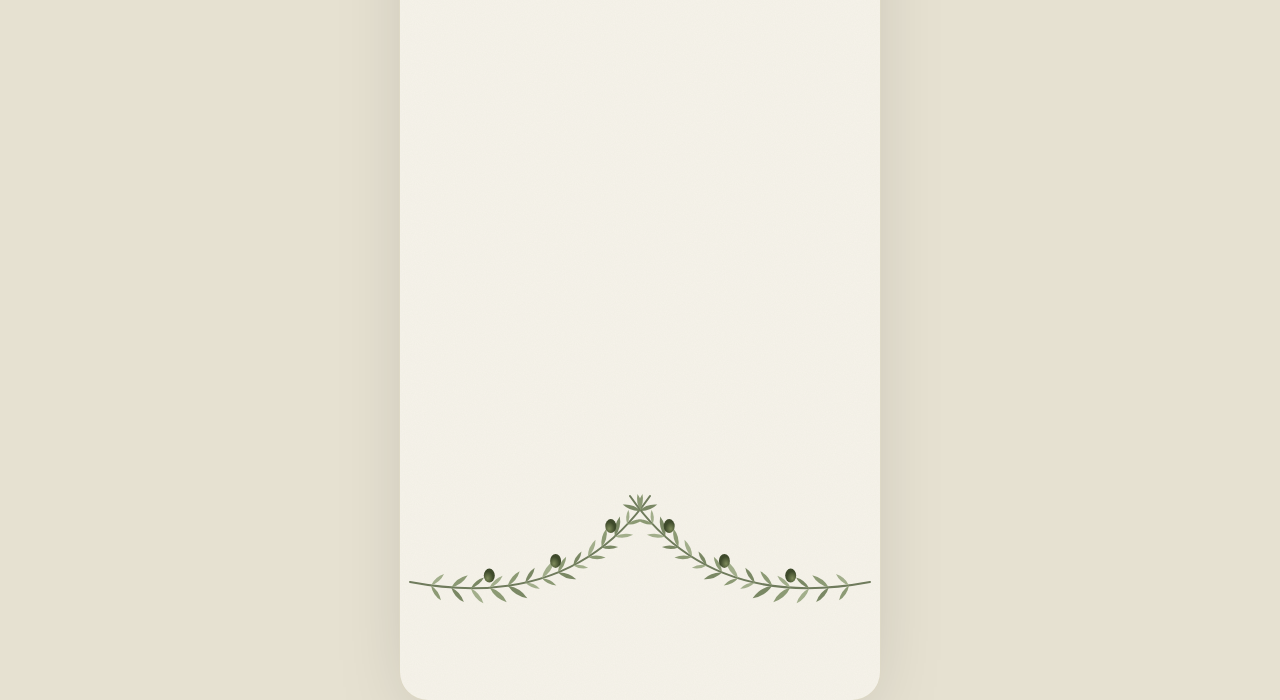
<file: designs/olive/index.html>
<!doctype html>
<html lang="ar" dir="rtl">
<head>
<meta charset="utf-8">
<meta name="viewport" content="width=device-width, initial-scale=1, viewport-fit=cover">
<title>دعوة زفاف — زيتوني ورقي</title>
<meta name="description" content="دعوة إلكترونية من تفصيلة">
<meta name="theme-color" content="#ebe7da">
<link rel="icon" href="../../favicon.ico">
<link rel="preconnect" href="https://fonts.googleapis.com">
<link rel="preconnect" href="https://fonts.gstatic.com" crossorigin>
<link rel="stylesheet" href="https://fonts.googleapis.com/css2?family=Amiri:wght@400;700&family=Aref+Ruqaa:wght@400;700&family=Cairo:wght@400;600;700&display=swap">
<link rel="stylesheet" href="../assets/invite.css">
<style>
:root{--bg:#e6e1d1;--paper:#f6f3ea;--ink:#2f3326;--mut:#6c705d;--acc:#8c9a74;--acc2:#4f5b3f;--line:#ddd8c5;--tile:#efebdf;
--seal:radial-gradient(circle at 35% 30%,#a5b28d,#6f7b5c 60%,#4f5b3f);--env:#f3efe3;--env-flap:#ece6d5;--env-side:rgba(111,123,92,.10);--display:"Amiri",serif;--names:clamp(48px,14vw,68px)}
.inv,#cover{background-image:url("data:image/svg+xml,%3Csvg xmlns='http://www.w3.org/2000/svg' width='160' height='160'%3E%3Cfilter id='n'%3E%3CfeTurbulence type='fractalNoise' baseFrequency='.9' numOctaves='2' stitchTiles='stitch'/%3E%3CfeColorMatrix values='0 0 0 0 .45 0 0 0 0 .4 0 0 0 0 .3 0 0 0 .07 0'/%3E%3C/filter%3E%3Crect width='100%25' height='100%25' filter='url(%23n)'/%3E%3C/svg%3E")}
.hero{padding-top:118px}
.names{font-weight:700;letter-spacing:.01em}
.card,.count div{background:rgba(255,255,255,.35)}
.decor-bottom svg{transform:scaleY(-1)}
</style>
</head>
<body>
<!-- ===== Edit this block for each customer (set demo:false) ===== -->
<script src="invite-data.js"></script>
<!-- ===== Design artwork ===== -->
<template id="t-top"><svg viewBox="0 0 480 170" aria-hidden="true"><defs><radialGradient id="og1" cx=".35" cy=".3"><stop offset="0" stop-color="#7d8a5a"/><stop offset="1" stop-color="#3e4a2b"/></radialGradient></defs><path d="M10 34Q170 4 250 120" fill="none" stroke="#6f7b5c" stroke-width="2" stroke-linecap="round"/><path d="M0 0q10.5 -4.6 21.1 0q-10.5 4.6 -21.1 0z" fill="#8c9a74" transform="translate(31.0 30.6) rotate(-57.4)"/><path d="M0 0q10.8 -4.7 21.6 0q-10.8 4.7 -21.6 0z" fill="#a2ae8b" transform="translate(31.0 30.6) rotate(37.8)"/><path d="M0 0q8.5 -3.7 17.0 0q-8.5 3.7 -17.0 0z" fill="#7a8864" transform="translate(51.2 28.6) rotate(-48.1)"/><path d="M0 0q11.6 -5.1 23.2 0q-11.6 5.1 -23.2 0z" fill="#8c9a74" transform="translate(51.2 28.6) rotate(35.7)"/><path d="M0 0q9.0 -4.0 18.1 0q-9.0 4.0 -18.1 0z" fill="#a2ae8b" transform="translate(70.8 27.8) rotate(-47.6)"/><path d="M0 0q10.0 -4.4 20.0 0q-10.0 4.4 -20.0 0z" fill="#7a8864" transform="translate(70.8 27.8) rotate(50.0)"/><path d="M0 0q9.9 -4.3 19.7 0q-9.9 4.3 -19.7 0z" fill="#8c9a74" transform="translate(89.6 28.4) rotate(-35.5)"/><path d="M0 0q8.6 -3.8 17.1 0q-8.6 3.8 -17.1 0z" fill="#a2ae8b" transform="translate(89.6 28.4) rotate(48.6)"/><ellipse cx="89.3" cy="40.4" rx="5.5" ry="7" fill="url(#og1)"/><path d="M0 0q11.3 -5.0 22.6 0q-11.3 5.0 -22.6 0z" fill="#7a8864" transform="translate(107.8 30.2) rotate(-32.4)"/><path d="M0 0q10.8 -4.8 21.6 0q-10.8 4.8 -21.6 0z" fill="#8c9a74" transform="translate(107.8 30.2) rotate(50.2)"/><path d="M0 0q8.0 -3.5 15.9 0q-8.0 3.5 -15.9 0z" fill="#a2ae8b" transform="translate(125.2 33.4) rotate(-26.2)"/><path d="M0 0q10.1 -4.4 20.1 0q-10.1 4.4 -20.1 0z" fill="#7a8864" transform="translate(125.2 33.4) rotate(56.4)"/><path d="M0 0q7.7 -3.4 15.4 0q-7.7 3.4 -15.4 0z" fill="#8c9a74" transform="translate(141.9 37.8) rotate(-24.7)"/><path d="M0 0q9.5 -4.2 18.9 0q-9.5 4.2 -18.9 0z" fill="#a2ae8b" transform="translate(141.9 37.8) rotate(61.3)"/><path d="M0 0q10.9 -4.8 21.9 0q-10.9 4.8 -21.9 0z" fill="#7a8864" transform="translate(157.9 43.5) rotate(-13.6)"/><path d="M0 0q11.1 -4.9 22.2 0q-11.1 4.9 -22.2 0z" fill="#8c9a74" transform="translate(157.9 43.5) rotate(63.2)"/><ellipse cx="155.6" cy="55.1" rx="5.5" ry="7" fill="url(#og1)"/><path d="M0 0q10.5 -4.6 21.0 0q-10.5 4.6 -21.0 0z" fill="#a2ae8b" transform="translate(173.2 50.6) rotate(-11.2)"/><path d="M0 0q11.0 -4.9 22.1 0q-11.0 4.9 -22.1 0z" fill="#7a8864" transform="translate(173.2 50.6) rotate(63.8)"/><path d="M0 0q7.6 -3.3 15.1 0q-7.6 3.3 -15.1 0z" fill="#8c9a74" transform="translate(187.8 58.9) rotate(0.8)"/><path d="M0 0q8.0 -3.5 16.1 0q-8.0 3.5 -16.1 0z" fill="#a2ae8b" transform="translate(187.8 58.9) rotate(63.9)"/><path d="M0 0q8.8 -3.9 17.6 0q-8.8 3.9 -17.6 0z" fill="#7a8864" transform="translate(201.6 68.5) rotate(8.0)"/><path d="M0 0q8.2 -3.6 16.5 0q-8.2 3.6 -16.5 0z" fill="#8c9a74" transform="translate(201.6 68.5) rotate(73.6)"/><path d="M0 0q8.4 -3.7 16.9 0q-8.4 3.7 -16.9 0z" fill="#a2ae8b" transform="translate(214.8 79.4) rotate(8.6)"/><path d="M0 0q9.2 -4.1 18.5 0q-9.2 4.1 -18.5 0z" fill="#7a8864" transform="translate(214.8 79.4) rotate(73.9)"/><ellipse cx="210.8" cy="89.9" rx="5.5" ry="7" fill="url(#og1)"/><path d="M0 0q10.4 -4.6 20.8 0q-10.4 4.6 -20.8 0z" fill="#8c9a74" transform="translate(227.2 91.7) rotate(15.4)"/><path d="M0 0q10.5 -4.6 21.0 0q-10.5 4.6 -21.0 0z" fill="#a2ae8b" transform="translate(227.2 91.7) rotate(81.4)"/><path d="M0 0q10.6 -4.7 21.2 0q-10.6 4.7 -21.2 0z" fill="#7a8864" transform="translate(239.0 105.2) rotate(24.3)"/><path d="M0 0q7.3 -3.2 14.6 0q-7.3 3.2 -14.6 0z" fill="#8c9a74" transform="translate(239.0 105.2) rotate(84.5)"/><g transform="matrix(-1 0 0 1 480 0)"><path d="M10 34Q170 4 250 120" fill="none" stroke="#6f7b5c" stroke-width="2" stroke-linecap="round"/><path d="M0 0q10.5 -4.6 21.1 0q-10.5 4.6 -21.1 0z" fill="#8c9a74" transform="translate(31.0 30.6) rotate(-57.4)"/><path d="M0 0q10.8 -4.7 21.6 0q-10.8 4.7 -21.6 0z" fill="#a2ae8b" transform="translate(31.0 30.6) rotate(37.8)"/><path d="M0 0q8.5 -3.7 17.0 0q-8.5 3.7 -17.0 0z" fill="#7a8864" transform="translate(51.2 28.6) rotate(-48.1)"/><path d="M0 0q11.6 -5.1 23.2 0q-11.6 5.1 -23.2 0z" fill="#8c9a74" transform="translate(51.2 28.6) rotate(35.7)"/><path d="M0 0q9.0 -4.0 18.1 0q-9.0 4.0 -18.1 0z" fill="#a2ae8b" transform="translate(70.8 27.8) rotate(-47.6)"/><path d="M0 0q10.0 -4.4 20.0 0q-10.0 4.4 -20.0 0z" fill="#7a8864" transform="translate(70.8 27.8) rotate(50.0)"/><path d="M0 0q9.9 -4.3 19.7 0q-9.9 4.3 -19.7 0z" fill="#8c9a74" transform="translate(89.6 28.4) rotate(-35.5)"/><path d="M0 0q8.6 -3.8 17.1 0q-8.6 3.8 -17.1 0z" fill="#a2ae8b" transform="translate(89.6 28.4) rotate(48.6)"/><ellipse cx="89.3" cy="40.4" rx="5.5" ry="7" fill="url(#og1)"/><path d="M0 0q11.3 -5.0 22.6 0q-11.3 5.0 -22.6 0z" fill="#7a8864" transform="translate(107.8 30.2) rotate(-32.4)"/><path d="M0 0q10.8 -4.8 21.6 0q-10.8 4.8 -21.6 0z" fill="#8c9a74" transform="translate(107.8 30.2) rotate(50.2)"/><path d="M0 0q8.0 -3.5 15.9 0q-8.0 3.5 -15.9 0z" fill="#a2ae8b" transform="translate(125.2 33.4) rotate(-26.2)"/><path d="M0 0q10.1 -4.4 20.1 0q-10.1 4.4 -20.1 0z" fill="#7a8864" transform="translate(125.2 33.4) rotate(56.4)"/><path d="M0 0q7.7 -3.4 15.4 0q-7.7 3.4 -15.4 0z" fill="#8c9a74" transform="translate(141.9 37.8) rotate(-24.7)"/><path d="M0 0q9.5 -4.2 18.9 0q-9.5 4.2 -18.9 0z" fill="#a2ae8b" transform="translate(141.9 37.8) rotate(61.3)"/><path d="M0 0q10.9 -4.8 21.9 0q-10.9 4.8 -21.9 0z" fill="#7a8864" transform="translate(157.9 43.5) rotate(-13.6)"/><path d="M0 0q11.1 -4.9 22.2 0q-11.1 4.9 -22.2 0z" fill="#8c9a74" transform="translate(157.9 43.5) rotate(63.2)"/><ellipse cx="155.6" cy="55.1" rx="5.5" ry="7" fill="url(#og1)"/><path d="M0 0q10.5 -4.6 21.0 0q-10.5 4.6 -21.0 0z" fill="#a2ae8b" transform="translate(173.2 50.6) rotate(-11.2)"/><path d="M0 0q11.0 -4.9 22.1 0q-11.0 4.9 -22.1 0z" fill="#7a8864" transform="translate(173.2 50.6) rotate(63.8)"/><path d="M0 0q7.6 -3.3 15.1 0q-7.6 3.3 -15.1 0z" fill="#8c9a74" transform="translate(187.8 58.9) rotate(0.8)"/><path d="M0 0q8.0 -3.5 16.1 0q-8.0 3.5 -16.1 0z" fill="#a2ae8b" transform="translate(187.8 58.9) rotate(63.9)"/><path d="M0 0q8.8 -3.9 17.6 0q-8.8 3.9 -17.6 0z" fill="#7a8864" transform="translate(201.6 68.5) rotate(8.0)"/><path d="M0 0q8.2 -3.6 16.5 0q-8.2 3.6 -16.5 0z" fill="#8c9a74" transform="translate(201.6 68.5) rotate(73.6)"/><path d="M0 0q8.4 -3.7 16.9 0q-8.4 3.7 -16.9 0z" fill="#a2ae8b" transform="translate(214.8 79.4) rotate(8.6)"/><path d="M0 0q9.2 -4.1 18.5 0q-9.2 4.1 -18.5 0z" fill="#7a8864" transform="translate(214.8 79.4) rotate(73.9)"/><ellipse cx="210.8" cy="89.9" rx="5.5" ry="7" fill="url(#og1)"/><path d="M0 0q10.4 -4.6 20.8 0q-10.4 4.6 -20.8 0z" fill="#8c9a74" transform="translate(227.2 91.7) rotate(15.4)"/><path d="M0 0q10.5 -4.6 21.0 0q-10.5 4.6 -21.0 0z" fill="#a2ae8b" transform="translate(227.2 91.7) rotate(81.4)"/><path d="M0 0q10.6 -4.7 21.2 0q-10.6 4.7 -21.2 0z" fill="#7a8864" transform="translate(239.0 105.2) rotate(24.3)"/><path d="M0 0q7.3 -3.2 14.6 0q-7.3 3.2 -14.6 0z" fill="#8c9a74" transform="translate(239.0 105.2) rotate(84.5)"/></g></svg></template>
<template id="t-bottom"><svg viewBox="0 0 480 170" aria-hidden="true"><defs><radialGradient id="og2" cx=".35" cy=".3"><stop offset="0" stop-color="#7d8a5a"/><stop offset="1" stop-color="#3e4a2b"/></radialGradient></defs><path d="M10 34Q170 4 250 120" fill="none" stroke="#6f7b5c" stroke-width="2" stroke-linecap="round"/><path d="M0 0q9.0 -3.9 17.9 0q-9.0 3.9 -17.9 0z" fill="#8c9a74" transform="translate(31.0 30.6) rotate(-56.4)"/><path d="M0 0q8.7 -3.8 17.3 0q-8.7 3.8 -17.3 0z" fill="#a2ae8b" transform="translate(31.0 30.6) rotate(41.1)"/><path d="M0 0q9.7 -4.3 19.4 0q-9.7 4.3 -19.4 0z" fill="#7a8864" transform="translate(51.2 28.6) rotate(-49.2)"/><path d="M0 0q10.3 -4.5 20.5 0q-10.3 4.5 -20.5 0z" fill="#8c9a74" transform="translate(51.2 28.6) rotate(36.3)"/><path d="M0 0q9.8 -4.3 19.7 0q-9.8 4.3 -19.7 0z" fill="#a2ae8b" transform="translate(70.8 27.8) rotate(-50.3)"/><path d="M0 0q8.5 -3.7 16.9 0q-8.5 3.7 -16.9 0z" fill="#7a8864" transform="translate(70.8 27.8) rotate(38.9)"/><path d="M0 0q11.3 -5.0 22.5 0q-11.3 5.0 -22.5 0z" fill="#8c9a74" transform="translate(89.6 28.4) rotate(-40.4)"/><path d="M0 0q8.9 -3.9 17.7 0q-8.9 3.9 -17.7 0z" fill="#a2ae8b" transform="translate(89.6 28.4) rotate(42.4)"/><ellipse cx="89.3" cy="40.4" rx="5.5" ry="7" fill="url(#og2)"/><path d="M0 0q11.6 -5.1 23.2 0q-11.6 5.1 -23.2 0z" fill="#7a8864" transform="translate(107.8 30.2) rotate(-32.5)"/><path d="M0 0q9.4 -4.1 18.8 0q-9.4 4.1 -18.8 0z" fill="#8c9a74" transform="translate(107.8 30.2) rotate(50.9)"/><path d="M0 0q7.9 -3.5 15.8 0q-7.9 3.5 -15.8 0z" fill="#a2ae8b" transform="translate(125.2 33.4) rotate(-22.6)"/><path d="M0 0q8.9 -3.9 17.7 0q-8.9 3.9 -17.7 0z" fill="#7a8864" transform="translate(125.2 33.4) rotate(57.6)"/><path d="M0 0q8.0 -3.5 16.1 0q-8.0 3.5 -16.1 0z" fill="#8c9a74" transform="translate(141.9 37.8) rotate(-26.6)"/><path d="M0 0q10.8 -4.8 21.7 0q-10.8 4.8 -21.7 0z" fill="#a2ae8b" transform="translate(141.9 37.8) rotate(54.6)"/><path d="M0 0q9.8 -4.3 19.5 0q-9.8 4.3 -19.5 0z" fill="#7a8864" transform="translate(157.9 43.5) rotate(-20.0)"/><path d="M0 0q8.9 -3.9 17.8 0q-8.9 3.9 -17.8 0z" fill="#8c9a74" transform="translate(157.9 43.5) rotate(62.3)"/><ellipse cx="155.6" cy="55.1" rx="5.5" ry="7" fill="url(#og2)"/><path d="M0 0q7.6 -3.3 15.1 0q-7.6 3.3 -15.1 0z" fill="#a2ae8b" transform="translate(173.2 50.6) rotate(-9.4)"/><path d="M0 0q8.1 -3.6 16.2 0q-8.1 3.6 -16.2 0z" fill="#7a8864" transform="translate(173.2 50.6) rotate(59.1)"/><path d="M0 0q8.9 -3.9 17.8 0q-8.9 3.9 -17.8 0z" fill="#8c9a74" transform="translate(187.8 58.9) rotate(-1.6)"/><path d="M0 0q9.5 -4.2 19.0 0q-9.5 4.2 -19.0 0z" fill="#a2ae8b" transform="translate(187.8 58.9) rotate(66.0)"/><path d="M0 0q8.2 -3.6 16.5 0q-8.2 3.6 -16.5 0z" fill="#7a8864" transform="translate(201.6 68.5) rotate(1.9)"/><path d="M0 0q9.8 -4.3 19.7 0q-9.8 4.3 -19.7 0z" fill="#8c9a74" transform="translate(201.6 68.5) rotate(75.6)"/><path d="M0 0q9.2 -4.0 18.4 0q-9.2 4.0 -18.4 0z" fill="#a2ae8b" transform="translate(214.8 79.4) rotate(5.4)"/><path d="M0 0q10.4 -4.6 20.8 0q-10.4 4.6 -20.8 0z" fill="#7a8864" transform="translate(214.8 79.4) rotate(76.0)"/><ellipse cx="210.8" cy="89.9" rx="5.5" ry="7" fill="url(#og2)"/><path d="M0 0q7.9 -3.5 15.8 0q-7.9 3.5 -15.8 0z" fill="#8c9a74" transform="translate(227.2 91.7) rotate(17.1)"/><path d="M0 0q7.2 -3.2 14.5 0q-7.2 3.2 -14.5 0z" fill="#a2ae8b" transform="translate(227.2 91.7) rotate(85.0)"/><path d="M0 0q9.7 -4.3 19.3 0q-9.7 4.3 -19.3 0z" fill="#7a8864" transform="translate(239.0 105.2) rotate(19.1)"/><path d="M0 0q8.6 -3.8 17.2 0q-8.6 3.8 -17.2 0z" fill="#8c9a74" transform="translate(239.0 105.2) rotate(78.3)"/><g transform="matrix(-1 0 0 1 480 0)"><path d="M10 34Q170 4 250 120" fill="none" stroke="#6f7b5c" stroke-width="2" stroke-linecap="round"/><path d="M0 0q9.0 -3.9 17.9 0q-9.0 3.9 -17.9 0z" fill="#8c9a74" transform="translate(31.0 30.6) rotate(-56.4)"/><path d="M0 0q8.7 -3.8 17.3 0q-8.7 3.8 -17.3 0z" fill="#a2ae8b" transform="translate(31.0 30.6) rotate(41.1)"/><path d="M0 0q9.7 -4.3 19.4 0q-9.7 4.3 -19.4 0z" fill="#7a8864" transform="translate(51.2 28.6) rotate(-49.2)"/><path d="M0 0q10.3 -4.5 20.5 0q-10.3 4.5 -20.5 0z" fill="#8c9a74" transform="translate(51.2 28.6) rotate(36.3)"/><path d="M0 0q9.8 -4.3 19.7 0q-9.8 4.3 -19.7 0z" fill="#a2ae8b" transform="translate(70.8 27.8) rotate(-50.3)"/><path d="M0 0q8.5 -3.7 16.9 0q-8.5 3.7 -16.9 0z" fill="#7a8864" transform="translate(70.8 27.8) rotate(38.9)"/><path d="M0 0q11.3 -5.0 22.5 0q-11.3 5.0 -22.5 0z" fill="#8c9a74" transform="translate(89.6 28.4) rotate(-40.4)"/><path d="M0 0q8.9 -3.9 17.7 0q-8.9 3.9 -17.7 0z" fill="#a2ae8b" transform="translate(89.6 28.4) rotate(42.4)"/><ellipse cx="89.3" cy="40.4" rx="5.5" ry="7" fill="url(#og2)"/><path d="M0 0q11.6 -5.1 23.2 0q-11.6 5.1 -23.2 0z" fill="#7a8864" transform="translate(107.8 30.2) rotate(-32.5)"/><path d="M0 0q9.4 -4.1 18.8 0q-9.4 4.1 -18.8 0z" fill="#8c9a74" transform="translate(107.8 30.2) rotate(50.9)"/><path d="M0 0q7.9 -3.5 15.8 0q-7.9 3.5 -15.8 0z" fill="#a2ae8b" transform="translate(125.2 33.4) rotate(-22.6)"/><path d="M0 0q8.9 -3.9 17.7 0q-8.9 3.9 -17.7 0z" fill="#7a8864" transform="translate(125.2 33.4) rotate(57.6)"/><path d="M0 0q8.0 -3.5 16.1 0q-8.0 3.5 -16.1 0z" fill="#8c9a74" transform="translate(141.9 37.8) rotate(-26.6)"/><path d="M0 0q10.8 -4.8 21.7 0q-10.8 4.8 -21.7 0z" fill="#a2ae8b" transform="translate(141.9 37.8) rotate(54.6)"/><path d="M0 0q9.8 -4.3 19.5 0q-9.8 4.3 -19.5 0z" fill="#7a8864" transform="translate(157.9 43.5) rotate(-20.0)"/><path d="M0 0q8.9 -3.9 17.8 0q-8.9 3.9 -17.8 0z" fill="#8c9a74" transform="translate(157.9 43.5) rotate(62.3)"/><ellipse cx="155.6" cy="55.1" rx="5.5" ry="7" fill="url(#og2)"/><path d="M0 0q7.6 -3.3 15.1 0q-7.6 3.3 -15.1 0z" fill="#a2ae8b" transform="translate(173.2 50.6) rotate(-9.4)"/><path d="M0 0q8.1 -3.6 16.2 0q-8.1 3.6 -16.2 0z" fill="#7a8864" transform="translate(173.2 50.6) rotate(59.1)"/><path d="M0 0q8.9 -3.9 17.8 0q-8.9 3.9 -17.8 0z" fill="#8c9a74" transform="translate(187.8 58.9) rotate(-1.6)"/><path d="M0 0q9.5 -4.2 19.0 0q-9.5 4.2 -19.0 0z" fill="#a2ae8b" transform="translate(187.8 58.9) rotate(66.0)"/><path d="M0 0q8.2 -3.6 16.5 0q-8.2 3.6 -16.5 0z" fill="#7a8864" transform="translate(201.6 68.5) rotate(1.9)"/><path d="M0 0q9.8 -4.3 19.7 0q-9.8 4.3 -19.7 0z" fill="#8c9a74" transform="translate(201.6 68.5) rotate(75.6)"/><path d="M0 0q9.2 -4.0 18.4 0q-9.2 4.0 -18.4 0z" fill="#a2ae8b" transform="translate(214.8 79.4) rotate(5.4)"/><path d="M0 0q10.4 -4.6 20.8 0q-10.4 4.6 -20.8 0z" fill="#7a8864" transform="translate(214.8 79.4) rotate(76.0)"/><ellipse cx="210.8" cy="89.9" rx="5.5" ry="7" fill="url(#og2)"/><path d="M0 0q7.9 -3.5 15.8 0q-7.9 3.5 -15.8 0z" fill="#8c9a74" transform="translate(227.2 91.7) rotate(17.1)"/><path d="M0 0q7.2 -3.2 14.5 0q-7.2 3.2 -14.5 0z" fill="#a2ae8b" transform="translate(227.2 91.7) rotate(85.0)"/><path d="M0 0q9.7 -4.3 19.3 0q-9.7 4.3 -19.3 0z" fill="#7a8864" transform="translate(239.0 105.2) rotate(19.1)"/><path d="M0 0q8.6 -3.8 17.2 0q-8.6 3.8 -17.2 0z" fill="#8c9a74" transform="translate(239.0 105.2) rotate(78.3)"/></g></svg></template>
<template id="t-div"><svg viewBox="0 0 24 24"><path d="M12 3q6 9 0 18q-6-9 0-18z" fill="#8c9a74"/></svg></template>
<script src="../assets/invite.js"></script>
</body>
</html>
</file>
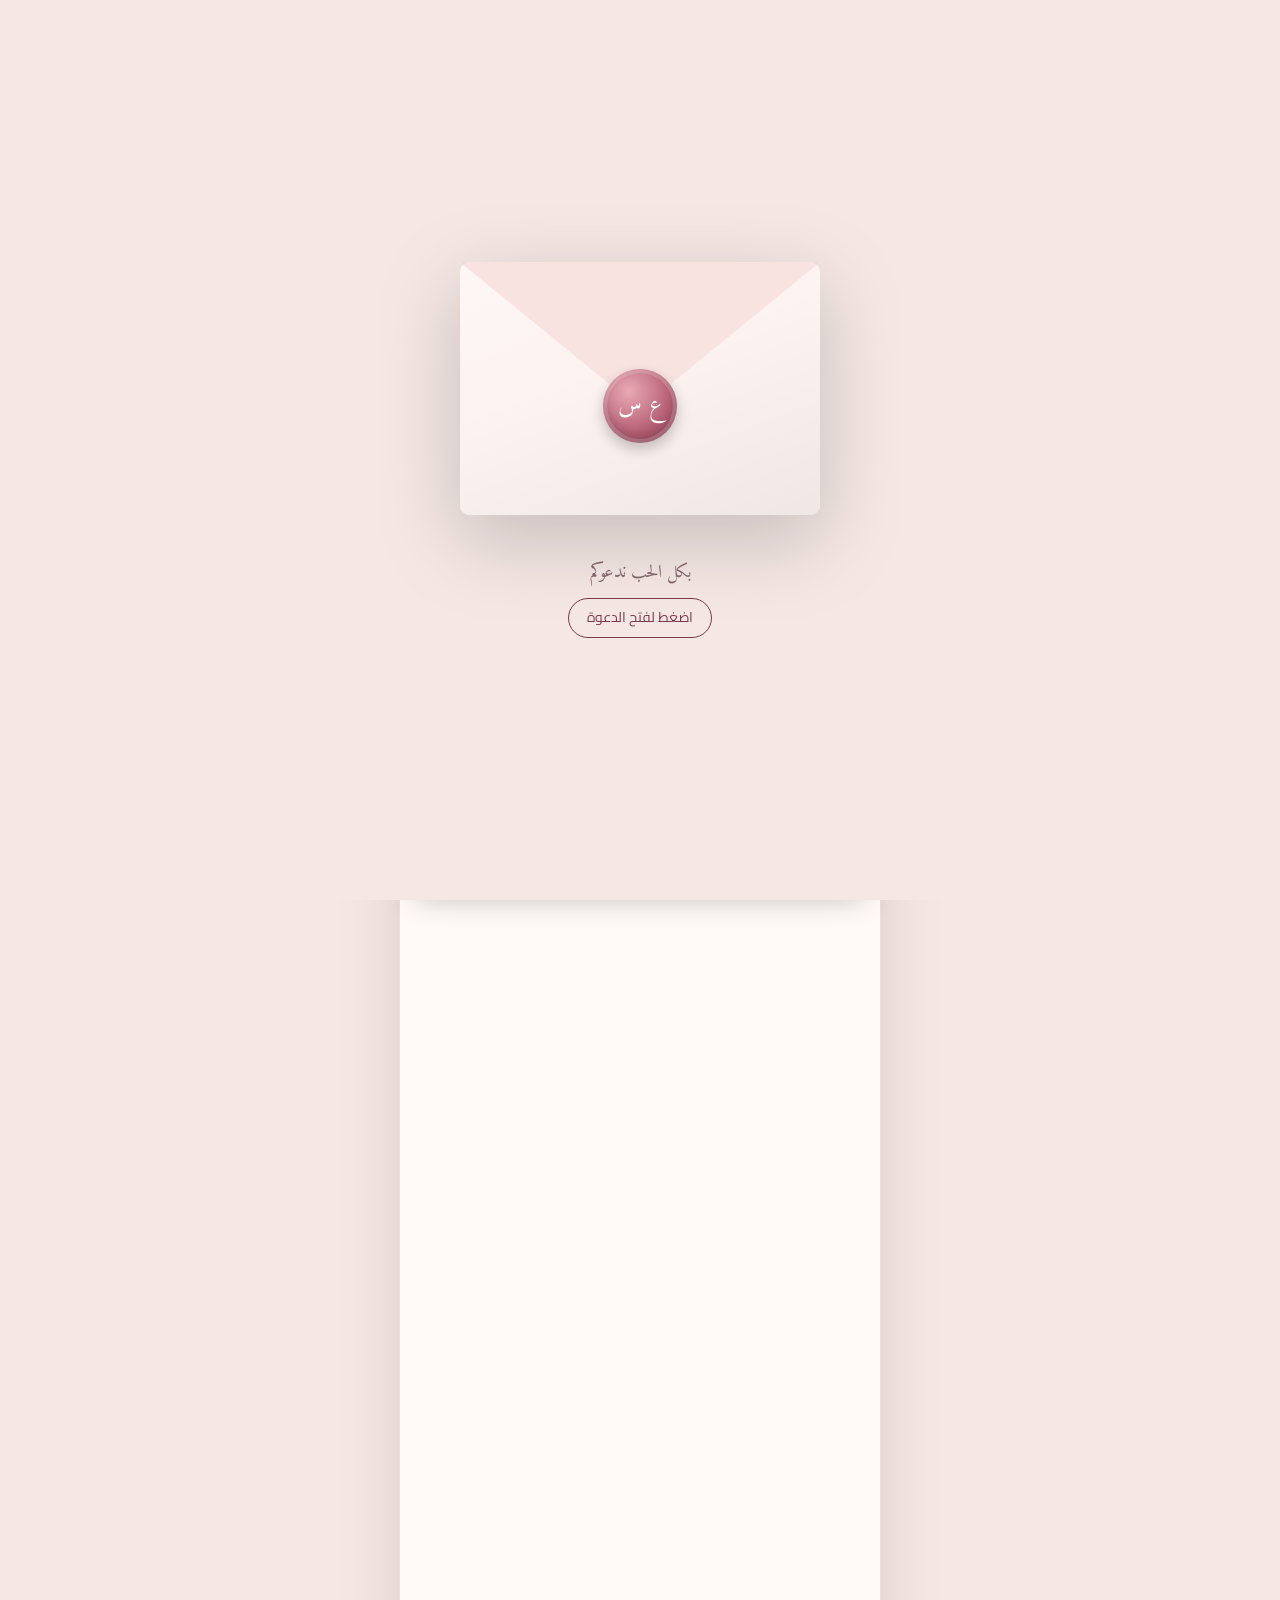
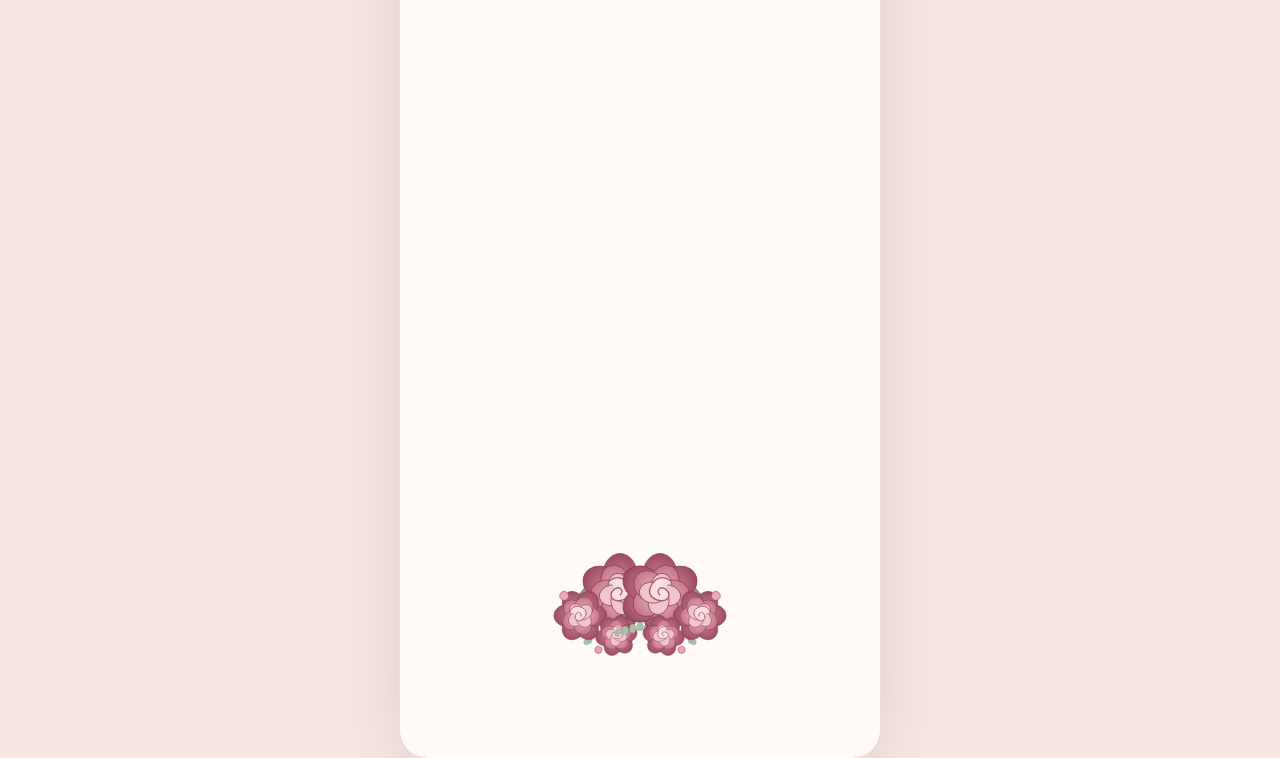
<file: designs/rose/index.html>
<!doctype html>
<html lang="ar" dir="rtl">
<head>
<meta charset="utf-8">
<meta name="viewport" content="width=device-width, initial-scale=1, viewport-fit=cover">
<title>دعوة زفاف — ورد زهري</title>
<meta name="description" content="دعوة إلكترونية من تفصيلة">
<meta name="theme-color" content="#f7ebe9">
<link rel="icon" href="../../favicon.ico">
<link rel="preconnect" href="https://fonts.googleapis.com">
<link rel="preconnect" href="https://fonts.gstatic.com" crossorigin>
<link rel="stylesheet" href="https://fonts.googleapis.com/css2?family=Amiri:wght@400;700&family=Aref+Ruqaa:wght@400;700&family=Cairo:wght@400;600;700&display=swap">
<link rel="stylesheet" href="../assets/invite.css">
<style>
:root{--bg:#f4e7e4;--paper:#fffaf8;--ink:#3a2a2f;--mut:#86686f;--acc:#c98a94;--acc2:#7d3a4d;--line:#f0dcd9;--tile:#fdf1ef;
--seal:radial-gradient(circle at 35% 30%,#e9a9b5,#b65f74 60%,#8b3f52);--env:#fdf3f1;--env-flap:#f8e3e0;--env-side:rgba(201,138,148,.10)}
.hero{padding-top:172px}
.names{color:#7d3a4d}
</style>
</head>
<body>
<!-- ===== Edit this block for each customer (set demo:false) ===== -->
<script src="invite-data.js"></script>
<!-- ===== Design artwork ===== -->
<template id="t-top"><svg viewBox="0 0 480 210" aria-hidden="true"><defs><radialGradient id="rad" cx=".5" cy=".7" r=".7"><stop offset="0" stop-color="#d48b9b"/><stop offset="1" stop-color="#9a4b62"/></radialGradient><radialGradient id="ram" cx=".5" cy=".7" r=".7"><stop offset="0" stop-color="#ecb2bd"/><stop offset="1" stop-color="#c47486"/></radialGradient><g id="rap" stroke="#86404f" stroke-width=".6"><ellipse cx="0" cy="-15" rx="13" ry="16" transform="rotate(0)" fill="url(#rad)"/><ellipse cx="0" cy="-15" rx="13" ry="16" transform="rotate(60)" fill="url(#rad)"/><ellipse cx="0" cy="-15" rx="13" ry="16" transform="rotate(120)" fill="url(#rad)"/><ellipse cx="0" cy="-15" rx="13" ry="16" transform="rotate(180)" fill="url(#rad)"/><ellipse cx="0" cy="-15" rx="13" ry="16" transform="rotate(240)" fill="url(#rad)"/><ellipse cx="0" cy="-15" rx="13" ry="16" transform="rotate(300)" fill="url(#rad)"/><ellipse cx="0" cy="-10" rx="11" ry="13" transform="rotate(20)" fill="url(#ram)"/><ellipse cx="0" cy="-10" rx="11" ry="13" transform="rotate(92)" fill="url(#ram)"/><ellipse cx="0" cy="-10" rx="11" ry="13" transform="rotate(164)" fill="url(#ram)"/><ellipse cx="0" cy="-10" rx="11" ry="13" transform="rotate(236)" fill="url(#ram)"/><ellipse cx="0" cy="-10" rx="11" ry="13" transform="rotate(308)" fill="url(#ram)"/><ellipse cx="0" cy="-6" rx="8" ry="10" transform="rotate(10)" fill="#f2c4cb"/><ellipse cx="0" cy="-6" rx="8" ry="10" transform="rotate(100)" fill="#f2c4cb"/><ellipse cx="0" cy="-6" rx="8" ry="10" transform="rotate(190)" fill="#f2c4cb"/><ellipse cx="0" cy="-6" rx="8" ry="10" transform="rotate(280)" fill="#f2c4cb"/><path d="M0 1c-4-4 1-8 5-4s1 9-5 8-10-5-7-11 9-9 15-4" fill="#f9dfe2" stroke="#a65a6d" stroke-width="1"/></g><path id="ral" d="M0 0c-14-2-26 4-30 16 13 2 25-4 30-16z" fill="#7d9c79" stroke="#5a7a58" stroke-width=".6"/><g id="rae"><path d="M0 0c-2 16-8 30-18 42" fill="none" stroke="#8aa58a" stroke-width="1.2"/><ellipse cx="-2.0" cy="8" rx="5" ry="3.4" fill="#a9bfa6" transform="rotate(30 -2.0 8)"/><ellipse cx="-5.6" cy="16" rx="5" ry="3.4" fill="#a9bfa6" transform="rotate(36 -5.6 16)"/><ellipse cx="-9.2" cy="24" rx="5" ry="3.4" fill="#a9bfa6" transform="rotate(42 -9.2 24)"/><ellipse cx="-12.8" cy="32" rx="5" ry="3.4" fill="#a9bfa6" transform="rotate(48 -12.8 32)"/><ellipse cx="-16.4" cy="40" rx="5" ry="3.4" fill="#a9bfa6" transform="rotate(54 -16.4 40)"/></g></defs><g transform="translate(62 58) scale(1.3 1.3)"><use href="#rae" transform="translate(30 10) rotate(-30)"/><use href="#rae" transform="translate(-6 30) rotate(50)"/><use href="#ral" transform="translate(18 18) rotate(-20)"/><use href="#ral" transform="translate(-14 4) rotate(140)"/><use href="#ral" transform="translate(40 -6) rotate(-70)"/><use href="#rap" transform="scale(1.45)"/><use href="#rap" transform="translate(44 24) scale(.95) rotate(30)"/><use href="#rap" transform="translate(4 46) scale(.75) rotate(-20)"/><circle cx="62" cy="2" r="5" fill="#e7a9b5" stroke="#9a4b62" stroke-width=".6"/><circle cx="24" cy="62" r="4" fill="#e7a9b5" stroke="#9a4b62" stroke-width=".6"/></g><g transform="translate(418 58) scale(-1.3 1.3)"><use href="#rae" transform="translate(30 10) rotate(-30)"/><use href="#rae" transform="translate(-6 30) rotate(50)"/><use href="#ral" transform="translate(18 18) rotate(-20)"/><use href="#ral" transform="translate(-14 4) rotate(140)"/><use href="#ral" transform="translate(40 -6) rotate(-70)"/><use href="#rap" transform="scale(1.45)"/><use href="#rap" transform="translate(44 24) scale(.95) rotate(30)"/><use href="#rap" transform="translate(4 46) scale(.75) rotate(-20)"/><circle cx="62" cy="2" r="5" fill="#e7a9b5" stroke="#9a4b62" stroke-width=".6"/><circle cx="24" cy="62" r="4" fill="#e7a9b5" stroke="#9a4b62" stroke-width=".6"/></g></svg></template>
<template id="t-bottom"><svg viewBox="0 0 480 150" aria-hidden="true"><defs><radialGradient id="rbd" cx=".5" cy=".7" r=".7"><stop offset="0" stop-color="#d48b9b"/><stop offset="1" stop-color="#9a4b62"/></radialGradient><radialGradient id="rbm" cx=".5" cy=".7" r=".7"><stop offset="0" stop-color="#ecb2bd"/><stop offset="1" stop-color="#c47486"/></radialGradient><g id="rbp" stroke="#86404f" stroke-width=".6"><ellipse cx="0" cy="-15" rx="13" ry="16" transform="rotate(0)" fill="url(#rbd)"/><ellipse cx="0" cy="-15" rx="13" ry="16" transform="rotate(60)" fill="url(#rbd)"/><ellipse cx="0" cy="-15" rx="13" ry="16" transform="rotate(120)" fill="url(#rbd)"/><ellipse cx="0" cy="-15" rx="13" ry="16" transform="rotate(180)" fill="url(#rbd)"/><ellipse cx="0" cy="-15" rx="13" ry="16" transform="rotate(240)" fill="url(#rbd)"/><ellipse cx="0" cy="-15" rx="13" ry="16" transform="rotate(300)" fill="url(#rbd)"/><ellipse cx="0" cy="-10" rx="11" ry="13" transform="rotate(20)" fill="url(#rbm)"/><ellipse cx="0" cy="-10" rx="11" ry="13" transform="rotate(92)" fill="url(#rbm)"/><ellipse cx="0" cy="-10" rx="11" ry="13" transform="rotate(164)" fill="url(#rbm)"/><ellipse cx="0" cy="-10" rx="11" ry="13" transform="rotate(236)" fill="url(#rbm)"/><ellipse cx="0" cy="-10" rx="11" ry="13" transform="rotate(308)" fill="url(#rbm)"/><ellipse cx="0" cy="-6" rx="8" ry="10" transform="rotate(10)" fill="#f2c4cb"/><ellipse cx="0" cy="-6" rx="8" ry="10" transform="rotate(100)" fill="#f2c4cb"/><ellipse cx="0" cy="-6" rx="8" ry="10" transform="rotate(190)" fill="#f2c4cb"/><ellipse cx="0" cy="-6" rx="8" ry="10" transform="rotate(280)" fill="#f2c4cb"/><path d="M0 1c-4-4 1-8 5-4s1 9-5 8-10-5-7-11 9-9 15-4" fill="#f9dfe2" stroke="#a65a6d" stroke-width="1"/></g><path id="rbl" d="M0 0c-14-2-26 4-30 16 13 2 25-4 30-16z" fill="#7d9c79" stroke="#5a7a58" stroke-width=".6"/><g id="rbe"><path d="M0 0c-2 16-8 30-18 42" fill="none" stroke="#8aa58a" stroke-width="1.2"/><ellipse cx="-2.0" cy="8" rx="5" ry="3.4" fill="#a9bfa6" transform="rotate(30 -2.0 8)"/><ellipse cx="-5.6" cy="16" rx="5" ry="3.4" fill="#a9bfa6" transform="rotate(36 -5.6 16)"/><ellipse cx="-9.2" cy="24" rx="5" ry="3.4" fill="#a9bfa6" transform="rotate(42 -9.2 24)"/><ellipse cx="-12.8" cy="32" rx="5" ry="3.4" fill="#a9bfa6" transform="rotate(48 -12.8 32)"/><ellipse cx="-16.4" cy="40" rx="5" ry="3.4" fill="#a9bfa6" transform="rotate(54 -16.4 40)"/></g></defs><g transform="translate(240 70)"><g transform="translate(-20 0) scale(-0.9 0.9)"><use href="#rbe" transform="translate(30 10) rotate(-30)"/><use href="#rbe" transform="translate(-6 30) rotate(50)"/><use href="#rbl" transform="translate(18 18) rotate(-20)"/><use href="#rbl" transform="translate(-14 4) rotate(140)"/><use href="#rbl" transform="translate(40 -6) rotate(-70)"/><use href="#rbp" transform="scale(1.45)"/><use href="#rbp" transform="translate(44 24) scale(.95) rotate(30)"/><use href="#rbp" transform="translate(4 46) scale(.75) rotate(-20)"/><circle cx="62" cy="2" r="5" fill="#e7a9b5" stroke="#9a4b62" stroke-width=".6"/><circle cx="24" cy="62" r="4" fill="#e7a9b5" stroke="#9a4b62" stroke-width=".6"/></g><g transform="translate(20 0) scale(0.9 0.9)"><use href="#rbe" transform="translate(30 10) rotate(-30)"/><use href="#rbe" transform="translate(-6 30) rotate(50)"/><use href="#rbl" transform="translate(18 18) rotate(-20)"/><use href="#rbl" transform="translate(-14 4) rotate(140)"/><use href="#rbl" transform="translate(40 -6) rotate(-70)"/><use href="#rbp" transform="scale(1.45)"/><use href="#rbp" transform="translate(44 24) scale(.95) rotate(30)"/><use href="#rbp" transform="translate(4 46) scale(.75) rotate(-20)"/><circle cx="62" cy="2" r="5" fill="#e7a9b5" stroke="#9a4b62" stroke-width=".6"/><circle cx="24" cy="62" r="4" fill="#e7a9b5" stroke="#9a4b62" stroke-width=".6"/></g></g></svg></template>
<template id="t-div"><svg viewBox="0 0 24 24"><circle cx="12" cy="12" r="5" fill="#d7a1ab"/><circle cx="12" cy="12" r="2.2" fill="#9a4b62"/></svg></template>
<script src="../assets/invite.js"></script>
</body>
</html>
</file>
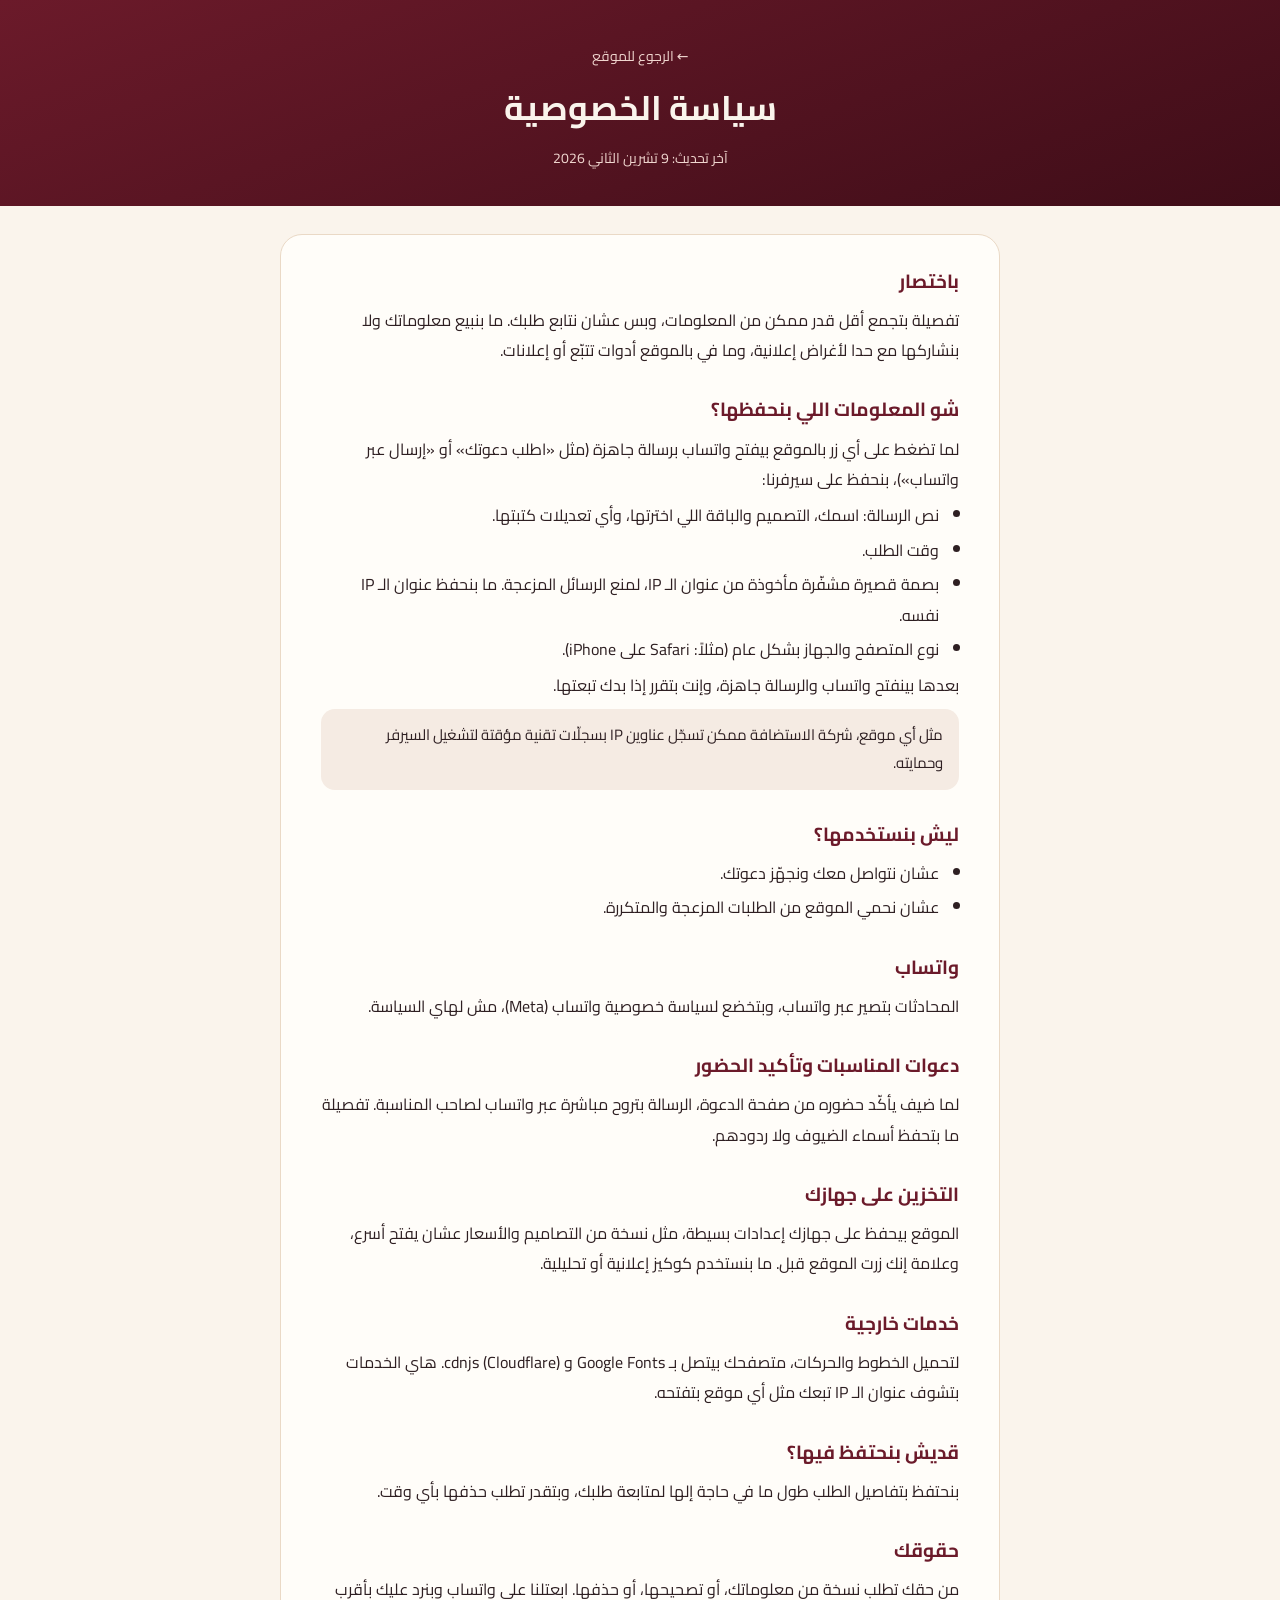
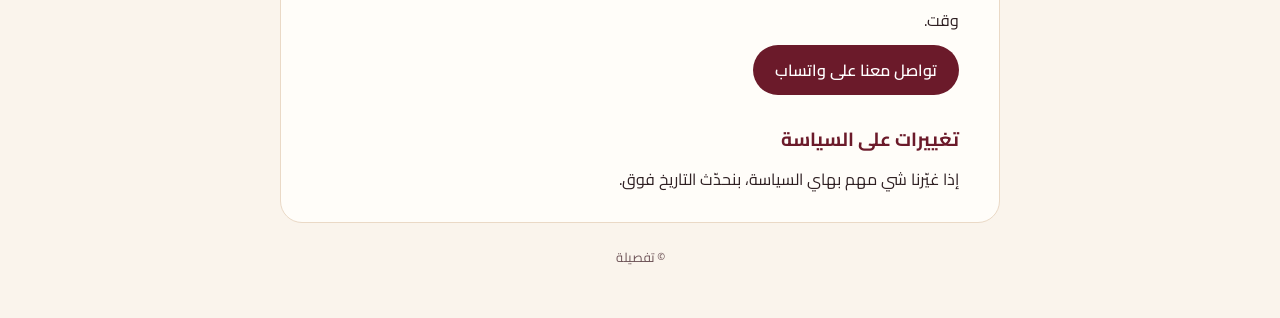
<file: privacy.html>
<!doctype html>
<html lang="ar" dir="rtl">
<head>
<meta charset="utf-8">
<meta name="viewport" content="width=device-width, initial-scale=1, viewport-fit=cover">
<title>سياسة الخصوصية | تفصيلة</title>
<meta name="description" content="كيف تتعامل تفصيلة مع معلوماتك.">
<meta name="theme-color" content="#6b1a2a">
<link rel="icon" href="favicon.ico">
<link rel="preconnect" href="https://fonts.googleapis.com">
<link rel="preconnect" href="https://fonts.gstatic.com" crossorigin>
<link rel="stylesheet" href="https://fonts.googleapis.com/css2?family=Cairo:wght@400;600;700&display=swap">
<style>
:root{--bg:#faf4ec;--card:#fffdf9;--ink:#2e1f22;--mut:#6e5458;--plum:#6b1a2a;--gold:#c9a35a;--line:#ead9c6}
*{box-sizing:border-box;margin:0}
body{font-family:Cairo,system-ui,sans-serif;background:var(--bg);color:var(--ink);line-height:1.9;padding:0 16px 48px}
header{background:linear-gradient(160deg,#6b1a2a,#3f0d18);color:#faf4ec;margin:0 -16px 28px;padding:40px 16px 34px;text-align:center}
header a{color:#f0d6cf;font-size:14px;text-decoration:none}
h1{font-size:clamp(26px,6vw,34px);margin:6px 0 4px}
header p{color:#f0d6cf;font-size:14px}
main{max-width:720px;margin:0 auto;background:var(--card);border:1px solid var(--line);border-radius:22px;padding:28px clamp(18px,5vw,40px)}
h2{font-size:19px;color:var(--plum);margin:26px 0 6px}
h2:first-child{margin-top:0}
p,li{font-size:16px}
ul{padding-right:20px;margin:6px 0}
li{margin:4px 0}
.note{background:#f5ebe3;border-radius:14px;padding:12px 16px;margin-top:8px;font-size:15px}
.btn{display:inline-block;margin-top:10px;background:var(--plum);color:#fff;text-decoration:none;border-radius:99px;padding:10px 22px;font-weight:600}
footer{text-align:center;color:var(--mut);font-size:13px;margin-top:22px}
</style>
</head>
<body>
<header>
  <a href="./">← الرجوع للموقع</a>
  <h1>سياسة الخصوصية</h1>
  <p>آخر تحديث: 9 تشرين الثاني 2026</p>
</header>
<main>
  <h2>باختصار</h2>
  <p>تفصيلة بتجمع أقل قدر ممكن من المعلومات، وبس عشان نتابع طلبك. ما بنبيع معلوماتك ولا بنشاركها مع حدا لأغراض إعلانية، وما في بالموقع أدوات تتبّع أو إعلانات.</p>

  <h2>شو المعلومات اللي بنحفظها؟</h2>
  <p>لما تضغط على أي زر بالموقع بيفتح واتساب برسالة جاهزة (مثل «اطلب دعوتك» أو «إرسال عبر واتساب»)، بنحفظ على سيرفرنا:</p>
  <ul>
    <li>نص الرسالة: اسمك، التصميم والباقة اللي اخترتها، وأي تعديلات كتبتها.</li>
    <li>وقت الطلب.</li>
    <li>بصمة قصيرة مشفّرة مأخوذة من عنوان الـ IP، لمنع الرسائل المزعجة. ما بنحفظ عنوان الـ IP نفسه.</li>
    <li>نوع المتصفح والجهاز بشكل عام (مثلاً: Safari على iPhone).</li>
  </ul>
  <p>بعدها بينفتح واتساب والرسالة جاهزة، وإنت بتقرر إذا بدك تبعتها.</p>
  <p class="note">مثل أي موقع، شركة الاستضافة ممكن تسجّل عناوين IP بسجلّات تقنية مؤقتة لتشغيل السيرفر وحمايته.</p>

  <h2>ليش بنستخدمها؟</h2>
  <ul>
    <li>عشان نتواصل معك ونجهّز دعوتك.</li>
    <li>عشان نحمي الموقع من الطلبات المزعجة والمتكررة.</li>
  </ul>

  <h2>واتساب</h2>
  <p>المحادثات بتصير عبر واتساب، وبتخضع لسياسة خصوصية واتساب (Meta)، مش لهاي السياسة.</p>

  <h2>دعوات المناسبات وتأكيد الحضور</h2>
  <p>لما ضيف يأكّد حضوره من صفحة الدعوة، الرسالة بتروح مباشرة عبر واتساب لصاحب المناسبة. تفصيلة ما بتحفظ أسماء الضيوف ولا ردودهم.</p>

  <h2>التخزين على جهازك</h2>
  <p>الموقع بيحفظ على جهازك إعدادات بسيطة، مثل نسخة من التصاميم والأسعار عشان يفتح أسرع، وعلامة إنك زرت الموقع قبل. ما بنستخدم كوكيز إعلانية أو تحليلية.</p>

  <h2>خدمات خارجية</h2>
  <p>لتحميل الخطوط والحركات، متصفحك بيتصل بـ Google Fonts و cdnjs (Cloudflare). هاي الخدمات بتشوف عنوان الـ IP تبعك مثل أي موقع بتفتحه.</p>

  <h2>قديش بنحتفظ فيها؟</h2>
  <p>بنحتفظ بتفاصيل الطلب طول ما في حاجة إلها لمتابعة طلبك، وبتقدر تطلب حذفها بأي وقت.</p>

  <h2>حقوقك</h2>
  <p>من حقك تطلب نسخة من معلوماتك، أو تصحيحها، أو حذفها. ابعتلنا على واتساب وبنرد عليك بأقرب وقت.</p>
  <a class="btn" href="https://wa.me/972566900092?text=%D9%85%D8%B1%D8%AD%D8%A8%D8%A7%D8%8C%20%D8%A8%D8%AE%D8%B5%D9%88%D8%B5%20%D8%A7%D9%84%D8%AE%D8%B5%D9%88%D8%B5%D9%8A%D8%A9" target="_blank" rel="noopener">تواصل معنا على واتساب</a>

  <h2>تغييرات على السياسة</h2>
  <p>إذا غيّرنا شي مهم بهاي السياسة، بنحدّث التاريخ فوق.</p>
</main>
<footer>© تفصيلة</footer>
</body>
</html>
</file>
<file: designs/assets/invite.css>
/* Tafsila invitation engine — shared styles. Each design sets the variables below. */
:root{
  --bg:#f7f1e8; --paper:#fffdf9; --ink:#30272c; --mut:#6b5d64;
  --acc:#b99a68; --acc2:#4a263d; --line:#e3d6c8; --on-acc:#fff;
  --display:"Aref Ruqaa","Amiri",serif; --serif:"Amiri",serif; --body:"Cairo",system-ui,sans-serif;
  --names:clamp(52px,16vw,76px); --radius:22px;
  color-scheme:light;
}
*{box-sizing:border-box;margin:0;padding:0}
html{-webkit-text-size-adjust:100%;scroll-behavior:smooth}
body{font-family:var(--body);background:var(--bg);color:var(--ink);line-height:1.7;min-height:100vh;overflow-x:hidden}
body.locked{overflow:hidden;height:100vh}
a{color:inherit}
button,input,select{font:inherit;color:inherit}
.sr{position:absolute;width:1px;height:1px;overflow:hidden;clip:rect(0 0 0 0)}

/* ---------- page column ---------- */
.inv{position:relative;max-width:480px;margin:0 auto;background:var(--paper);min-height:100vh;overflow:hidden;
  box-shadow:0 0 0 1px var(--line),0 30px 80px -30px rgba(0,0,0,.25)}
@media(min-width:520px){body{padding:28px 0}.inv{border-radius:28px;min-height:calc(100vh - 56px)}}
.sec{position:relative;padding:44px 28px;text-align:center}
.sec+.sec{padding-top:8px}

/* ---------- cover / envelope ---------- */
#cover{position:fixed;inset:0;z-index:50;display:grid;place-items:center;background:var(--cover-bg,var(--bg));
  transition:opacity .9s ease .5s,visibility 0s 1.4s}
#cover.open{opacity:0;visibility:hidden}
.env{position:relative;width:min(84vw,360px);aspect-ratio:1.42;perspective:1200px;cursor:pointer;border:0;background:none;
  filter:drop-shadow(0 24px 40px rgba(0,0,0,.18))}
.env-body{position:absolute;inset:0;border-radius:10px;background:var(--env-in,var(--env,var(--paper)));box-shadow:inset 0 0 0 999px var(--env-side,rgba(0,0,0,.05))}
.env-letter{position:absolute;inset:7% 6% 6%;background:var(--paper);border-radius:6px;z-index:1;border-top:3px solid var(--acc);
  box-shadow:0 2px 8px rgba(0,0,0,.08);transition:transform .9s cubic-bezier(.3,0,.2,1) .45s;
  background-image:repeating-linear-gradient(transparent 0 22px,var(--line) 22px 23px);background-position:0 30px;background-size:70% 100%;background-repeat:no-repeat;background-origin:content-box;padding:0 15%}
.env-front{position:absolute;inset:0;z-index:2;border-radius:10px;background:var(--env,var(--paper));
  clip-path:polygon(0 0,50% 56%,100% 0,100% 100%,0 100%);background-image:linear-gradient(160deg,rgba(255,255,255,.35),transparent 40%,rgba(0,0,0,.05))}
.env-flap{position:absolute;inset:0;z-index:3;border-radius:10px 10px 0 0;background:var(--env-flap,var(--env,var(--paper)));clip-path:polygon(0 0,100% 0,50% 58%);
  transform-origin:top;transition:transform .7s cubic-bezier(.6,0,.3,1),z-index 0s .35s;filter:drop-shadow(0 2px 3px rgba(0,0,0,.12))}
.seal{position:absolute;left:50%;top:57%;transform:translate(-50%,-50%);width:74px;height:74px;z-index:4;display:grid;place-items:center;
  border-radius:50%;background:var(--seal,var(--acc));color:var(--seal-ink,#fff);font-family:var(--serif);font-size:24px;line-height:1;
  box-shadow:inset 0 0 0 4px rgba(255,255,255,.18),inset 0 -6px 12px rgba(0,0,0,.18),0 6px 14px rgba(0,0,0,.22);transition:transform .5s,opacity .4s}
.seal svg{width:44px;height:44px}
#cover.open .env-flap{transform:rotateX(180deg);z-index:0}
#cover.open .seal{transform:translate(-50%,-50%) scale(.4);opacity:0}
#cover.open .env-letter{transform:translateY(-48%)}
.cover-txt{margin-top:34px;text-align:center}
.cover-txt .to{font-family:var(--serif);font-size:18px;color:var(--mut)}
.cover-txt .tap{margin-top:10px;display:inline-flex;gap:8px;align-items:center;font-size:14px;color:var(--cover-ink,var(--acc2));
  border:1px solid currentColor;border-radius:99px;padding:7px 18px;animation:pulse 2.2s ease-in-out infinite}
@keyframes pulse{50%{transform:scale(1.05);opacity:.75}}

/* ---------- hero ---------- */
.hero{padding-top:64px;padding-bottom:34px}
.decor-top{position:absolute;inset:0 0 auto;pointer-events:none}
.decor-top svg{display:block;width:100%;height:auto}
.verse{font-family:var(--serif);font-size:17px;color:var(--mut);max-width:30ch;margin:0 auto 22px;line-height:1.9}
.intro{font-size:15px;color:var(--mut);margin-bottom:10px}
.names{font-family:var(--display);font-size:var(--names);line-height:1.25;color:var(--acc2);font-weight:700}
.names .and{display:block;font-family:var(--serif);font-size:.42em;color:var(--acc);margin:2px 0;font-weight:400}
.sub{margin-top:14px;font-size:15px;color:var(--mut)}
.badge{display:inline-grid;place-items:center;min-width:96px;height:96px;padding:0 14px;border-radius:50%;margin:6px auto 4px;
  background:var(--acc);color:var(--on-acc);font-family:var(--body);font-weight:700;font-size:44px;line-height:1}
.badge small{display:block;font-size:12px;font-weight:500;margin-top:-6px}
.divider{display:flex;align-items:center;gap:12px;justify-content:center;margin:26px auto;color:var(--acc);max-width:260px}
.divider::before,.divider::after{content:"";flex:1;height:1px;background:linear-gradient(to var(--d,left),transparent,currentColor)}
.divider::after{--d:right}
.divider svg{width:22px;height:22px;flex:none}
.when{font-family:var(--serif);font-size:22px;color:var(--ink)}
.when b{display:block;font-family:var(--body);font-size:13px;letter-spacing:.06em;color:var(--acc);font-weight:600;margin-bottom:2px}

/* ---------- countdown ---------- */
.count{display:grid;grid-template-columns:repeat(4,1fr);gap:10px;max-width:340px;margin:0 auto}
.count div{background:var(--tile,var(--bg));border:1px solid var(--line);border-radius:16px;padding:12px 4px 8px}
.count b{display:block;font-size:28px;line-height:1.1;color:var(--acc2);font-variant-numeric:tabular-nums}
.count span{font-size:12px;color:var(--mut)}
.count-done{font-family:var(--serif);font-size:22px;color:var(--acc2)}
.h2{font-family:var(--serif);font-size:24px;color:var(--acc2);margin-bottom:16px}

/* ---------- details ---------- */
.cards{display:grid;gap:12px}
.card{background:var(--tile,var(--bg));border:1px solid var(--line);border-radius:var(--radius);padding:18px 18px 16px;text-align:center}
.card .ic{width:40px;height:40px;margin:0 auto 6px;display:grid;place-items:center;border-radius:50%;background:var(--paper);color:var(--acc);border:1px solid var(--line)}
.card .ic svg{width:20px;height:20px}
.card .k{font-size:13px;color:var(--mut)}
.card .v{font-size:17px;font-weight:600;color:var(--ink)}
.card .v2{font-size:14px;color:var(--mut)}
.row{display:flex;gap:10px;justify-content:center;flex-wrap:wrap;margin-top:12px}
.btn{display:inline-flex;align-items:center;justify-content:center;gap:8px;min-height:46px;padding:0 20px;border-radius:99px;border:0;cursor:pointer;
  background:var(--btn,var(--acc2));color:var(--btn-ink,#fff);font-weight:600;font-size:15px;text-decoration:none;transition:transform .15s,filter .15s}
.btn:hover{filter:brightness(1.07)}.btn:active{transform:scale(.97)}
.btn.ghost{background:transparent;color:var(--acc2);box-shadow:inset 0 0 0 1.5px var(--line)}
.btn svg{width:18px;height:18px}
.btn:focus-visible,.env:focus-visible,input:focus-visible,select:focus-visible{outline:2px solid var(--acc);outline-offset:3px}

/* ---------- rsvp ---------- */
.form{display:grid;gap:12px;text-align:right;max-width:360px;margin:0 auto}
.form label{font-size:13px;color:var(--mut);display:block;margin-bottom:4px}
.form input,.form select{width:100%;height:48px;border-radius:14px;border:1px solid var(--line);background:var(--paper);padding:0 14px;font-size:16px}
.seg{display:grid;grid-template-columns:1fr 1fr;gap:8px}
.seg input{position:absolute;opacity:0}
.seg span{display:grid;place-items:center;height:46px;border-radius:14px;border:1px solid var(--line);cursor:pointer;font-weight:600;background:var(--paper);transition:.2s}
.seg input:checked+span{background:var(--acc2);color:#fff;border-color:var(--acc2)}
.seg input:focus-visible+span{outline:2px solid var(--acc);outline-offset:2px}
.note{font-size:13px;color:var(--mut);margin-top:10px}
.err{color:#b4233c;font-size:13px;min-height:1em}

/* ---------- footer ---------- */
.closing{font-family:var(--display);font-size:30px;color:var(--acc2);line-height:1.5}
.hosts{margin-top:8px;font-size:14px;color:var(--mut)}
.made{display:block;margin:34px auto 0;font-size:12px;color:var(--mut);opacity:.75;text-decoration:none}
.made b{color:var(--acc2);font-weight:600}
.decor-bottom{pointer-events:none;margin-top:-10px}
.decor-bottom svg{display:block;width:100%;height:auto}

/* ---------- demo bar & toast ---------- */
.demo{position:fixed;z-index:40;left:50%;bottom:max(12px,env(safe-area-inset-bottom));transform:translateX(-50%);width:min(456px,calc(100% - 24px));
  display:flex;gap:10px;align-items:center;background:rgba(48,39,44,.92);color:#fff;border-radius:18px;padding:10px 10px 10px 14px;
  backdrop-filter:blur(8px);-webkit-backdrop-filter:blur(8px);box-shadow:0 10px 30px rgba(0,0,0,.25)}
.demo p{flex:1;min-width:0;font-size:12px;line-height:1.45;opacity:.85}
.demo p b{display:block;font-size:14px;opacity:1;white-space:nowrap;overflow:hidden;text-overflow:ellipsis}
.demo .btn{--btn:#25d366;--btn-ink:#fff;min-height:40px;padding:0 14px;font-size:14px;white-space:nowrap}
.demo a.home{color:#fff;opacity:.8;font-size:12px;text-decoration:none;white-space:nowrap}
body.has-demo .inv{padding-bottom:84px}
.toast{position:fixed;z-index:60;left:50%;top:18px;transform:translate(-50%,-30px);opacity:0;visibility:hidden;width:min(440px,calc(100% - 24px));background:var(--paper);color:var(--ink);
  border:1px solid var(--line);border-radius:18px;padding:14px 16px;box-shadow:0 14px 40px rgba(0,0,0,.18);transition:transform .45s cubic-bezier(.2,.8,.2,1),opacity .3s,visibility 0s .45s;font-size:14px;text-align:right}
.toast.show{transform:translate(-50%,0);opacity:1;visibility:visible;transition-delay:0s}
.toast pre{white-space:pre-wrap;font-family:var(--body);background:var(--bg);border-radius:12px;padding:10px 12px;margin-top:8px;font-size:13px}

/* ---------- reveal ---------- */
.rv{opacity:0;transform:translateY(18px);transition:opacity .8s ease,transform .8s ease}
.rv.in{opacity:1;transform:none}
@media (prefers-reduced-motion:reduce){*,*::before,*::after{animation:none!important;transition:none!important}.rv{opacity:1;transform:none}}
</file>
